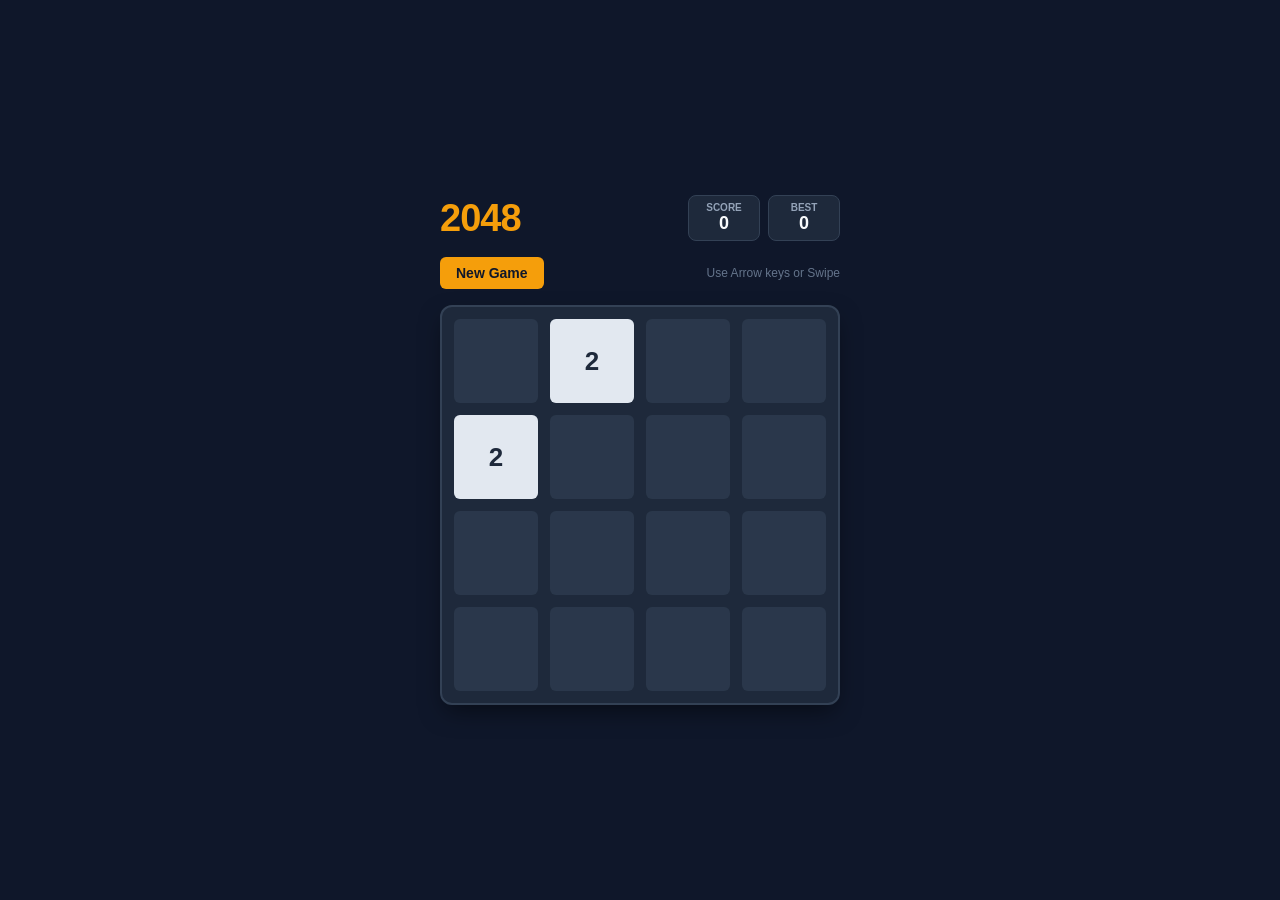
<file: public/games/2048.html>
<!DOCTYPE html>
<html lang="en">
<head>
  <meta charset="UTF-8">
  <meta name="viewport" content="width=device-width, initial-scale=1.0, user-scalable=no">
  <title>2048 Classic</title>
  <style>
    * { box-sizing: border-box; margin: 0; padding: 0; user-select: none; }
    body {
      background: #0f172a;
      color: #f8fafc;
      font-family: -apple-system, BlinkMacSystemFont, "Segoe UI", Roboto, Helvetica, Arial, sans-serif;
      display: flex;
      flex-direction: column;
      align-items: center;
      justify-content: center;
      min-height: 100vh;
      padding: 16px;
    }
    .header {
      width: 100%;
      max-width: 400px;
      display: flex;
      justify-content: space-between;
      align-items: center;
      margin-bottom: 16px;
    }
    .title {
      font-size: 38px;
      font-weight: 800;
      color: #f59e0b;
      letter-spacing: -1px;
    }
    .scores {
      display: flex;
      gap: 8px;
    }
    .score-box {
      background: #1e293b;
      padding: 6px 14px;
      border-radius: 8px;
      text-align: center;
      border: 1px solid #334155;
      min-width: 72px;
    }
    .score-label {
      font-size: 10px;
      text-transform: uppercase;
      color: #94a3b8;
      font-weight: 700;
    }
    .score-value {
      font-size: 18px;
      font-weight: 800;
      color: #f8fafc;
    }
    .controls-bar {
      width: 100%;
      max-width: 400px;
      display: flex;
      justify-content: space-between;
      align-items: center;
      margin-bottom: 16px;
    }
    .btn {
      background: #f59e0b;
      color: #0f172a;
      border: none;
      padding: 8px 16px;
      font-size: 14px;
      font-weight: 700;
      border-radius: 6px;
      cursor: pointer;
      transition: background 0.15s;
    }
    .btn:hover { background: #d97706; }
    .hint { font-size: 12px; color: #64748b; }
    .grid-container {
      position: relative;
      width: 100%;
      max-width: 400px;
      height: 400px;
      background: #1e293b;
      border-radius: 12px;
      padding: 12px;
      display: grid;
      grid-template-columns: repeat(4, 1fr);
      grid-template-rows: repeat(4, 1fr);
      gap: 12px;
      border: 2px solid #334155;
      box-shadow: 0 10px 25px -5px rgba(0, 0, 0, 0.5);
    }
    .cell {
      background: #334155;
      border-radius: 6px;
      opacity: 0.6;
    }
    .tile-container {
      position: absolute;
      top: 12px;
      left: 12px;
      right: 12px;
      bottom: 12px;
      pointer-events: none;
    }
    .tile {
      position: absolute;
      width: calc((100% - 36px) / 4);
      height: calc((100% - 36px) / 4);
      border-radius: 6px;
      display: flex;
      align-items: center;
      justify-content: center;
      font-size: 26px;
      font-weight: 800;
      transition: transform 100ms ease-in-out;
      animation: pop 150ms ease;
    }
    @keyframes pop {
      0% { transform: scale(0); }
      70% { transform: scale(1.1); }
      100% { transform: scale(1); }
    }
    .tile-2 { background: #e2e8f0; color: #1e293b; }
    .tile-4 { background: #cbd5e1; color: #1e293b; }
    .tile-8 { background: #fed7aa; color: #9a3412; }
    .tile-16 { background: #fdba74; color: #7c2d12; }
    .tile-32 { background: #fb923c; color: #fff; }
    .tile-64 { background: #f97316; color: #fff; }
    .tile-128 { background: #fde047; color: #713f12; font-size: 22px; }
    .tile-256 { background: #facc15; color: #713f12; font-size: 22px; }
    .tile-512 { background: #eab308; color: #fff; font-size: 22px; }
    .tile-1024 { background: #10b981; color: #fff; font-size: 18px; }
    .tile-2048 { background: #06b6d4; color: #fff; font-size: 18px; box-shadow: 0 0 15px rgba(6,182,212,0.6); }
    .tile-super { background: #8b5cf6; color: #fff; font-size: 16px; }

    .game-overlay {
      position: absolute;
      inset: 0;
      background: rgba(15, 23, 42, 0.88);
      border-radius: 12px;
      display: flex;
      flex-direction: column;
      align-items: center;
      justify-content: center;
      gap: 16px;
      z-index: 20;
      opacity: 0;
      pointer-events: none;
      transition: opacity 200ms;
    }
    .game-overlay.active {
      opacity: 1;
      pointer-events: auto;
    }
    .overlay-msg {
      font-size: 28px;
      font-weight: 800;
      color: #f8fafc;
    }
  </style>
</head>
<body>
  <div class="header">
    <div class="title">2048</div>
    <div class="scores">
      <div class="score-box">
        <div class="score-label">Score</div>
        <div id="score" class="score-value">0</div>
      </div>
      <div class="score-box">
        <div class="score-label">Best</div>
        <div id="best-score" class="score-value">0</div>
      </div>
    </div>
  </div>

  <div class="controls-bar">
    <button id="restart-btn" class="btn">New Game</button>
    <div class="hint">Use Arrow keys or Swipe</div>
  </div>

  <div class="grid-container" id="grid">
    <div class="cell"></div><div class="cell"></div><div class="cell"></div><div class="cell"></div>
    <div class="cell"></div><div class="cell"></div><div class="cell"></div><div class="cell"></div>
    <div class="cell"></div><div class="cell"></div><div class="cell"></div><div class="cell"></div>
    <div class="cell"></div><div class="cell"></div><div class="cell"></div><div class="cell"></div>
    <div class="tile-container" id="tile-container"></div>
    <div class="game-overlay" id="overlay">
      <div class="overlay-msg" id="overlay-msg">Game Over!</div>
      <button class="btn" id="overlay-restart">Try Again</button>
    </div>
  </div>

  <script>
    const SIZE = 4;
    let grid = Array(SIZE).fill(null).map(() => Array(SIZE).fill(0));
    let score = 0;
    let bestScore = parseInt(localStorage.getItem('2048_best') || '0', 10);
    document.getElementById('best-score').textContent = bestScore;

    const tileContainer = document.getElementById('tile-container');
    const overlay = document.getElementById('overlay');
    const overlayMsg = document.getElementById('overlay-msg');

    function init() {
      grid = Array(SIZE).fill(null).map(() => Array(SIZE).fill(0));
      score = 0;
      updateScore(0);
      overlay.classList.remove('active');
      addRandomTile();
      addRandomTile();
      render();
    }

    function addRandomTile() {
      const emptyCells = [];
      for (let r = 0; r < SIZE; r++) {
        for (let c = 0; c < SIZE; c++) {
          if (grid[r][c] === 0) emptyCells.push({ r, c });
        }
      }
      if (emptyCells.length === 0) return;
      const { r, c } = emptyCells[Math.floor(Math.random() * emptyCells.length)];
      grid[r][c] = Math.random() < 0.9 ? 2 : 4;
    }

    function updateScore(delta) {
      score += delta;
      document.getElementById('score').textContent = score;
      if (score > bestScore) {
        bestScore = score;
        localStorage.setItem('2048_best', bestScore);
        document.getElementById('best-score').textContent = bestScore;
      }
    }

    function render() {
      tileContainer.innerHTML = '';
      for (let r = 0; r < SIZE; r++) {
        for (let c = 0; c < SIZE; c++) {
          const val = grid[r][c];
          if (val > 0) {
            const tile = document.createElement('div');
            const cls = val <= 2048 ? `tile-${val}` : 'tile-super';
            tile.className = `tile ${cls}`;
            tile.textContent = val;
            const topPercent = (r * 25) + (r * 1.5);
            const leftPercent = (c * 25) + (c * 1.5);
            tile.style.top = `calc(${r} * (100% - 36px) / 4 + ${r * 12}px)`;
            tile.style.left = `calc(${c} * (100% - 36px) / 4 + ${c * 12}px)`;
            tileContainer.appendChild(tile);
          }
        }
      }
    }

    function slideRow(row) {
      let arr = row.filter(val => val !== 0);
      let gained = 0;
      for (let i = 0; i < arr.length - 1; i++) {
        if (arr[i] === arr[i + 1]) {
          arr[i] *= 2;
          gained += arr[i];
          arr.splice(i + 1, 1);
        }
      }
      while (arr.length < SIZE) {
        arr.push(0);
      }
      return { newRow: arr, gained };
    }

    function moveLeft() {
      let moved = false;
      let totalGained = 0;
      for (let r = 0; r < SIZE; r++) {
        const { newRow, gained } = slideRow(grid[r]);
        totalGained += gained;
        for (let c = 0; c < SIZE; c++) {
          if (grid[r][c] !== newRow[c]) moved = true;
          grid[r][c] = newRow[c];
        }
      }
      if (totalGained > 0) updateScore(totalGained);
      return moved;
    }

    function rotateClockwise() {
      const newGrid = Array(SIZE).fill(null).map(() => Array(SIZE).fill(0));
      for (let r = 0; r < SIZE; r++) {
        for (let c = 0; c < SIZE; c++) {
          newGrid[c][SIZE - 1 - r] = grid[r][c];
        }
      }
      grid = newGrid;
    }

    function move(dir) {
      let moved = false;
      if (dir === 'left') {
        moved = moveLeft();
      } else if (dir === 'up') {
        rotateClockwise(); rotateClockwise(); rotateClockwise();
        moved = moveLeft();
        rotateClockwise();
      } else if (dir === 'right') {
        rotateClockwise(); rotateClockwise();
        moved = moveLeft();
        rotateClockwise(); rotateClockwise();
      } else if (dir === 'down') {
        rotateClockwise();
        moved = moveLeft();
        rotateClockwise(); rotateClockwise(); rotateClockwise();
      }

      if (moved) {
        addRandomTile();
        render();
        if (isGameOver()) {
          overlayMsg.textContent = 'Game Over!';
          overlay.classList.add('active');
        }
      }
    }

    function isGameOver() {
      for (let r = 0; r < SIZE; r++) {
        for (let c = 0; c < SIZE; c++) {
          if (grid[r][c] === 0) return false;
          if (c < SIZE - 1 && grid[r][c] === grid[r][c + 1]) return false;
          if (r < SIZE - 1 && grid[r][c] === grid[r + 1][c]) return false;
        }
      }
      return true;
    }

    window.addEventListener('keydown', e => {
      if (['ArrowUp', 'KeyW'].includes(e.code)) { e.preventDefault(); move('up'); }
      else if (['ArrowDown', 'KeyS'].includes(e.code)) { e.preventDefault(); move('down'); }
      else if (['ArrowLeft', 'KeyA'].includes(e.code)) { e.preventDefault(); move('left'); }
      else if (['ArrowRight', 'KeyD'].includes(e.code)) { e.preventDefault(); move('right'); }
    });

    let touchStartX = 0, touchStartY = 0;
    document.addEventListener('touchstart', e => {
      touchStartX = e.changedTouches[0].screenX;
      touchStartY = e.changedTouches[0].screenY;
    }, { passive: true });

    document.addEventListener('touchend', e => {
      const dx = e.changedTouches[0].screenX - touchStartX;
      const dy = e.changedTouches[0].screenY - touchStartY;
      if (Math.abs(dx) > Math.abs(dy) && Math.abs(dx) > 30) {
        if (dx > 0) move('right'); else move('left');
      } else if (Math.abs(dy) > 30) {
        if (dy > 0) move('down'); else move('up');
      }
    }, { passive: true });

    document.getElementById('restart-btn').addEventListener('click', init);
    document.getElementById('overlay-restart').addEventListener('click', init);

    init();
  </script>
</body>
</html>
</file>
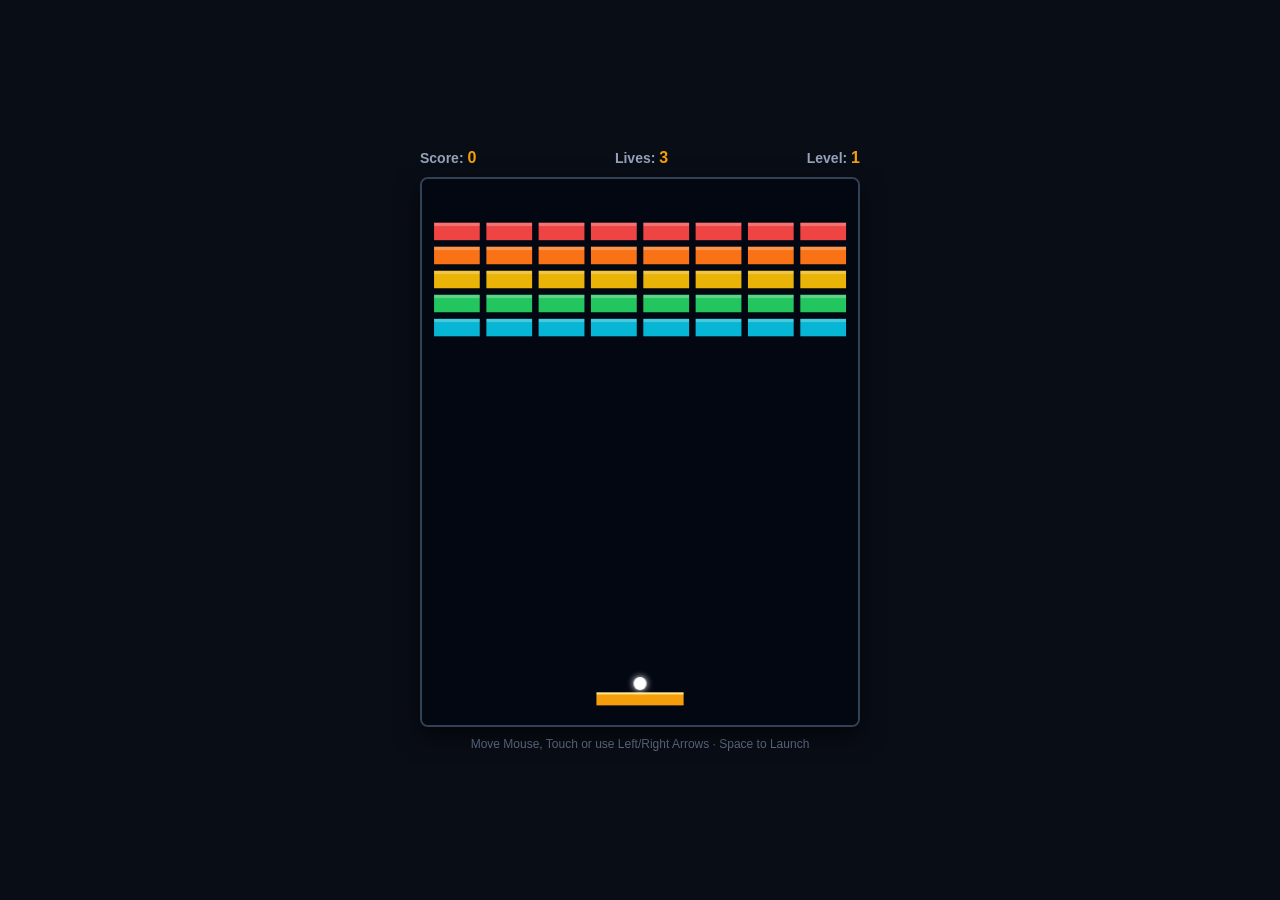
<file: public/games/breakout.html>
<!DOCTYPE html>
<html lang="en">
<head>
  <meta charset="UTF-8">
  <meta name="viewport" content="width=device-width, initial-scale=1.0, user-scalable=no">
  <title>Brick Breaker DX</title>
  <style>
    * { box-sizing: border-box; margin: 0; padding: 0; user-select: none; }
    body {
      background: #090d16;
      color: #f8fafc;
      font-family: -apple-system, BlinkMacSystemFont, "Segoe UI", Roboto, sans-serif;
      display: flex;
      flex-direction: column;
      align-items: center;
      justify-content: center;
      min-height: 100vh;
      padding: 12px;
    }
    .hud {
      width: 100%;
      max-width: 440px;
      display: flex;
      justify-content: space-between;
      margin-bottom: 10px;
      font-weight: 700;
      font-size: 14px;
      color: #94a3b8;
    }
    .hud span { color: #f59e0b; font-size: 16px; }
    .game-container {
      position: relative;
      width: 100%;
      max-width: 440px;
      aspect-ratio: 4/5;
      border: 2px solid #334155;
      border-radius: 8px;
      overflow: hidden;
      background: #030712;
      box-shadow: 0 10px 25px rgba(0,0,0,0.6);
    }
    canvas { width: 100%; height: 100%; display: block; }
    .overlay {
      position: absolute;
      inset: 0;
      background: rgba(3, 7, 18, 0.88);
      display: flex;
      flex-direction: column;
      align-items: center;
      justify-content: center;
      gap: 16px;
      opacity: 0;
      pointer-events: none;
      transition: opacity 0.2s;
    }
    .overlay.active { opacity: 1; pointer-events: auto; }
    .btn {
      background: #f59e0b;
      color: #030712;
      border: none;
      padding: 10px 22px;
      font-size: 14px;
      font-weight: 800;
      border-radius: 6px;
      cursor: pointer;
    }
    .btn:hover { background: #d97706; }
    .hint { margin-top: 10px; font-size: 12px; color: #64748b; }
  </style>
</head>
<body>
  <div class="hud">
    <div>Score: <span id="score">0</span></div>
    <div>Lives: <span id="lives">3</span></div>
    <div>Level: <span id="level">1</span></div>
  </div>

  <div class="game-container" id="container">
    <canvas id="canvas" width="400" height="500"></canvas>
    <div class="overlay" id="overlay">
      <h2 id="overlay-msg" style="font-size: 26px; color: #ef4444; font-weight: 800;">GAME OVER</h2>
      <button class="btn" id="start-btn">PLAY AGAIN</button>
    </div>
  </div>

  <div class="hint">Move Mouse, Touch or use Left/Right Arrows · Space to Launch</div>

  <script>
    const canvas = document.getElementById('canvas');
    const ctx = canvas.getContext('2d');
    const scoreEl = document.getElementById('score');
    const livesEl = document.getElementById('lives');
    const levelEl = document.getElementById('level');
    const overlay = document.getElementById('overlay');
    const overlayMsg = document.getElementById('overlay-msg');
    const startBtn = document.getElementById('start-btn');

    let paddle = { x: 160, y: 470, w: 80, h: 12, speed: 7 };
    let ball = { x: 200, y: 450, vx: 0, vy: 0, r: 6, stuck: true };
    let bricks = [];
    let particles = [];
    let score = 0;
    let lives = 3;
    let level = 1;
    let isGameOver = false;

    const COLORS = ['#ef4444', '#f97316', '#eab308', '#22c55e', '#06b6d4'];

    const audioCtx = new (window.AudioContext || window.webkitAudioContext)();
    function sfx(freq, dur = 0.05, type = 'square') {
      try {
        if (audioCtx.state === 'suspended') audioCtx.resume();
        const o = audioCtx.createOscillator();
        const g = audioCtx.createGain();
        o.type = type;
        o.frequency.setValueAtTime(freq, audioCtx.currentTime);
        g.gain.setValueAtTime(0.06, audioCtx.currentTime);
        g.gain.exponentialRampToValueAtTime(0.001, audioCtx.currentTime + dur);
        o.connect(g);
        g.connect(audioCtx.destination);
        o.start();
        o.stop(audioCtx.currentTime + dur);
      } catch (e) {}
    }

    function createBricks() {
      bricks = [];
      const rows = 5;
      const cols = 8;
      const bw = 42;
      const bh = 16;
      const pad = 6;
      const offsetTop = 40;
      const offsetLeft = 11;

      for (let r = 0; r < rows; r++) {
        for (let c = 0; c < cols; c++) {
          bricks.push({
            x: offsetLeft + c * (bw + pad),
            y: offsetTop + r * (bh + pad),
            w: bw,
            h: bh,
            color: COLORS[r % COLORS.length],
            points: (rows - r) * 10
          });
        }
      }
    }

    function resetBall() {
      ball.stuck = true;
      ball.vx = 0;
      ball.vy = 0;
      ball.x = paddle.x + paddle.w / 2;
      ball.y = paddle.y - ball.r - 2;
    }

    function launch() {
      if (ball.stuck) {
        ball.stuck = false;
        ball.vx = (Math.random() - 0.5) * 4;
        ball.vy = -5.5 - level * 0.5;
        sfx(400);
      }
    }

    function reset() {
      score = 0;
      lives = 3;
      level = 1;
      isGameOver = false;
      scoreEl.textContent = '0';
      livesEl.textContent = '3';
      levelEl.textContent = '1';
      overlay.classList.remove('active');
      createBricks();
      paddle.x = (canvas.width - paddle.w) / 2;
      resetBall();
    }

    function addExplosion(x, y, color) {
      for (let i = 0; i < 8; i++) {
        particles.push({
          x, y,
          vx: (Math.random() - 0.5) * 5,
          vy: (Math.random() - 0.5) * 5,
          color,
          alpha: 1,
          size: Math.random() * 3 + 2
        });
      }
    }

    function update() {
      if (isGameOver) return;

      if (ball.stuck) {
        ball.x = paddle.x + paddle.w / 2;
        ball.y = paddle.y - ball.r - 2;
      } else {
        ball.x += ball.vx;
        ball.y += ball.vy;

        // Wall collisions
        if (ball.x - ball.r <= 0) {
          ball.x = ball.r;
          ball.vx *= -1;
          sfx(300);
        } else if (ball.x + ball.r >= canvas.width) {
          ball.x = canvas.width - ball.r;
          ball.vx *= -1;
          sfx(300);
        }

        if (ball.y - ball.r <= 0) {
          ball.y = ball.r;
          ball.vy *= -1;
          sfx(300);
        } else if (ball.y + ball.r >= canvas.height) {
          // Bottom death
          lives--;
          livesEl.textContent = lives;
          sfx(150, 0.2, 'sawtooth');
          if (lives <= 0) {
            isGameOver = true;
            overlayMsg.textContent = 'GAME OVER';
            overlay.classList.add('active');
            return;
          } else {
            resetBall();
          }
        }

        // Paddle collision
        if (
          ball.y + ball.r >= paddle.y &&
          ball.y - ball.r <= paddle.y + paddle.h &&
          ball.x >= paddle.x &&
          ball.x <= paddle.x + paddle.w
        ) {
          ball.vy = -Math.abs(ball.vy);
          // Angle based on hit point
          const hit = (ball.x - (paddle.x + paddle.w / 2)) / (paddle.w / 2);
          ball.vx = hit * 6;
          sfx(480, 0.06, 'triangle');
        }

        // Bricks collision
        for (let i = bricks.length - 1; i >= 0; i--) {
          const b = bricks[i];
          if (
            ball.x + ball.r >= b.x &&
            ball.x - ball.r <= b.x + b.w &&
            ball.y + ball.r >= b.y &&
            ball.y - ball.r <= b.y + b.h
          ) {
            ball.vy *= -1;
            score += b.points;
            scoreEl.textContent = score;
            sfx(520 + (score % 200), 0.08);
            addExplosion(b.x + b.w / 2, b.y + b.h / 2, b.color);
            bricks.splice(i, 1);
            break;
          }
        }

        // Level clear
        if (bricks.length === 0) {
          level++;
          levelEl.textContent = level;
          sfx(880, 0.2, 'sine');
          createBricks();
          resetBall();
        }
      }

      // Update particles
      for (let i = particles.length - 1; i >= 0; i--) {
        const p = particles[i];
        p.x += p.vx;
        p.y += p.vy;
        p.alpha -= 0.04;
        if (p.alpha <= 0) particles.splice(i, 1);
      }

      draw();
      requestAnimationFrame(update);
    }

    function draw() {
      ctx.fillStyle = '#030712';
      ctx.fillRect(0, 0, canvas.width, canvas.height);

      // Bricks
      bricks.forEach(b => {
        ctx.fillStyle = b.color;
        ctx.fillRect(b.x, b.y, b.w, b.h);
        ctx.fillStyle = 'rgba(255, 255, 255, 0.25)';
        ctx.fillRect(b.x, b.y, b.w, 3);
      });

      // Paddle
      ctx.fillStyle = '#f59e0b';
      ctx.fillRect(paddle.x, paddle.y, paddle.w, paddle.h);
      ctx.fillStyle = '#fde68a';
      ctx.fillRect(paddle.x, paddle.y, paddle.w, 2);

      // Ball
      ctx.fillStyle = '#ffffff';
      ctx.shadowColor = '#ffffff';
      ctx.shadowBlur = 6;
      ctx.beginPath();
      ctx.arc(ball.x, ball.y, ball.r, 0, Math.PI * 2);
      ctx.fill();
      ctx.shadowBlur = 0;

      // Particles
      particles.forEach(p => {
        ctx.fillStyle = p.color;
        ctx.globalAlpha = p.alpha;
        ctx.fillRect(p.x, p.y, p.size, p.size);
      });
      ctx.globalAlpha = 1;
    }

    // Keyboard & Mouse controls
    let keys = {};
    window.addEventListener('keydown', e => {
      keys[e.code] = true;
      if (e.code === 'Space') {
        e.preventDefault();
        launch();
      }
    });
    window.addEventListener('keyup', e => { keys[e.code] = false; });

    function handleKeys() {
      if (keys['ArrowLeft'] || keys['KeyA']) {
        paddle.x = Math.max(0, paddle.x - paddle.speed);
      }
      if (keys['ArrowRight'] || keys['KeyD']) {
        paddle.x = Math.min(canvas.width - paddle.w, paddle.x + paddle.speed);
      }
      requestAnimationFrame(handleKeys);
    }
    handleKeys();

    canvas.addEventListener('mousemove', e => {
      const rect = canvas.getBoundingClientRect();
      const scaleX = canvas.width / rect.width;
      const mouseX = (e.clientX - rect.left) * scaleX;
      paddle.x = Math.max(0, Math.min(canvas.width - paddle.w, mouseX - paddle.w / 2));
    });

    canvas.addEventListener('touchmove', e => {
      e.preventDefault();
      const rect = canvas.getBoundingClientRect();
      const scaleX = canvas.width / rect.width;
      const touchX = (e.touches[0].clientX - rect.left) * scaleX;
      paddle.x = Math.max(0, Math.min(canvas.width - paddle.w, touchX - paddle.w / 2));
    }, { passive: false });

    canvas.addEventListener('click', launch);
    startBtn.addEventListener('click', () => { reset(); update(); });

    reset();
    update();
  </script>
</body>
</html>
</file>
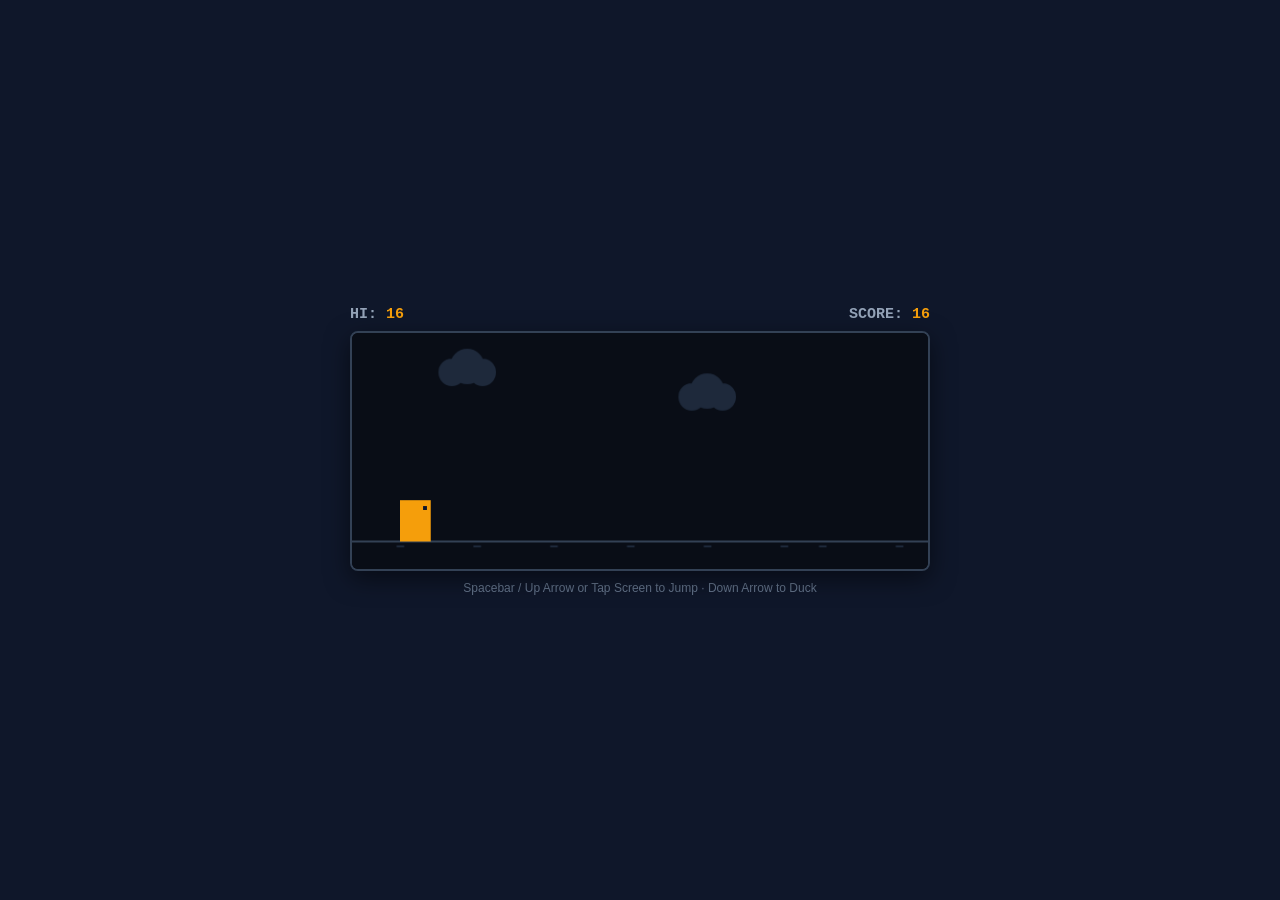
<file: public/games/dino.html>
<!DOCTYPE html>
<html lang="en">
<head>
  <meta charset="UTF-8">
  <meta name="viewport" content="width=device-width, initial-scale=1.0, user-scalable=no">
  <title>Dino T-Rex Runner</title>
  <style>
    * { box-sizing: border-box; margin: 0; padding: 0; user-select: none; }
    body {
      background: #0f172a;
      color: #f8fafc;
      font-family: -apple-system, BlinkMacSystemFont, "Segoe UI", Roboto, sans-serif;
      display: flex;
      flex-direction: column;
      align-items: center;
      justify-content: center;
      min-height: 100vh;
      padding: 12px;
    }
    .hud {
      width: 100%;
      max-width: 580px;
      display: flex;
      justify-content: space-between;
      margin-bottom: 8px;
      font-size: 15px;
      font-family: 'Courier New', Courier, monospace;
      font-weight: bold;
      color: #94a3b8;
    }
    .hud span { color: #f59e0b; }
    .screen {
      position: relative;
      width: 100%;
      max-width: 580px;
      height: 240px;
      border: 2px solid #334155;
      border-radius: 8px;
      overflow: hidden;
      background: #090d16;
      box-shadow: 0 8px 25px rgba(0,0,0,0.5);
    }
    canvas { width: 100%; height: 100%; display: block; }
    .overlay {
      position: absolute;
      inset: 0;
      background: rgba(9, 13, 22, 0.85);
      display: flex;
      flex-direction: column;
      align-items: center;
      justify-content: center;
      gap: 12px;
      opacity: 0;
      pointer-events: none;
      transition: opacity 0.2s;
    }
    .overlay.active { opacity: 1; pointer-events: auto; }
    .btn {
      background: #f59e0b;
      color: #0f172a;
      border: none;
      padding: 8px 20px;
      font-size: 14px;
      font-weight: bold;
      border-radius: 4px;
      cursor: pointer;
    }
    .btn:hover { background: #d97706; }
    .hint { margin-top: 10px; font-size: 12px; color: #64748b; }
  </style>
</head>
<body>
  <div class="hud">
    <div>HI: <span id="best">0</span></div>
    <div>SCORE: <span id="score">0</span></div>
  </div>

  <div class="screen">
    <canvas id="canvas" width="600" height="240"></canvas>
    <div class="overlay" id="overlay">
      <h2 style="color: #ef4444; font-size: 22px; font-weight: 800;">GAME OVER</h2>
      <button class="btn" id="start-btn">RETRY</button>
    </div>
  </div>

  <div class="hint">Spacebar / Up Arrow or Tap Screen to Jump · Down Arrow to Duck</div>

  <script>
    const canvas = document.getElementById('canvas');
    const ctx = canvas.getContext('2d');
    const scoreEl = document.getElementById('score');
    const bestEl = document.getElementById('best');
    const overlay = document.getElementById('overlay');
    const startBtn = document.getElementById('start-btn');

    let dino = { x: 50, y: 170, vy: 0, w: 32, h: 42, isJumping: false, isDucking: false };
    const GROUND_Y = 212;
    let obstacles = [];
    let clouds = [];
    let score = 0;
    let best = parseInt(localStorage.getItem('dino_best') || '0', 10);
    bestEl.textContent = best;
    let speed = 6;
    let isGameOver = false;
    let timer = 0;

    const audioCtx = new (window.AudioContext || window.webkitAudioContext)();
    function beep(freq, dur = 0.05) {
      try {
        if (audioCtx.state === 'suspended') audioCtx.resume();
        const o = audioCtx.createOscillator();
        const g = audioCtx.createGain();
        o.type = 'square';
        o.frequency.setValueAtTime(freq, audioCtx.currentTime);
        g.gain.setValueAtTime(0.06, audioCtx.currentTime);
        g.gain.exponentialRampToValueAtTime(0.001, audioCtx.currentTime + dur);
        o.connect(g);
        g.connect(audioCtx.destination);
        o.start();
        o.stop(audioCtx.currentTime + dur);
      } catch (e) {}
    }

    function reset() {
      dino = { x: 50, y: GROUND_Y - 42, vy: 0, w: 32, h: 42, isJumping: false, isDucking: false };
      obstacles = [];
      clouds = [{ x: 200, y: 40 }, { x: 450, y: 65 }];
      score = 0;
      speed = 6;
      isGameOver = false;
      overlay.classList.remove('active');
    }

    function jump() {
      if (!dino.isJumping && !isGameOver) {
        dino.vy = -12.5;
        dino.isJumping = true;
        beep(587, 0.08);
      }
    }

    function update() {
      if (isGameOver) return;
      timer++;
      score++;
      scoreEl.textContent = Math.floor(score / 4);

      if (Math.floor(score / 4) > best) {
        best = Math.floor(score / 4);
        localStorage.setItem('dino_best', best);
        bestEl.textContent = best;
      }

      // Accelerate
      if (timer % 300 === 0 && speed < 14) {
        speed += 0.5;
      }

      // Dino physics
      dino.vy += 0.72;
      dino.y += dino.vy;

      const currentH = dino.isDucking ? 26 : 42;
      if (dino.y + currentH >= GROUND_Y) {
        dino.y = GROUND_Y - currentH;
        dino.vy = 0;
        dino.isJumping = false;
      }

      // Clouds
      clouds.forEach(c => {
        c.x -= speed * 0.25;
        if (c.x < -60) {
          c.x = canvas.width + Math.random() * 80;
          c.y = 30 + Math.random() * 50;
        }
      });

      // Spawn obstacle
      if (timer % 90 === 0 && Math.random() < 0.8) {
        const isBird = score > 600 && Math.random() < 0.35;
        if (isBird) {
          obstacles.push({ x: canvas.width, y: GROUND_Y - 50, w: 26, h: 20, type: 'bird' });
        } else {
          const type = Math.random() < 0.5 ? 'small' : 'large';
          const h = type === 'small' ? 32 : 46;
          const w = type === 'small' ? 18 : 28;
          obstacles.push({ x: canvas.width, y: GROUND_Y - h, w, h, type: 'cactus' });
        }
      }

      // Move obstacles & detect collision
      for (let i = obstacles.length - 1; i >= 0; i--) {
        const ob = obstacles[i];
        ob.x -= speed;

        // Collision check
        const dBox = { l: dino.x + 4, r: dino.x + dino.w - 4, t: dino.y + 4, b: dino.y + currentH };
        const oBox = { l: ob.x + 3, r: ob.x + ob.w - 3, t: ob.y + 3, b: ob.y + ob.h };

        if (dBox.r > oBox.l && dBox.l < oBox.r && dBox.b > oBox.t && dBox.t < oBox.b) {
          isGameOver = true;
          beep(180, 0.3);
          overlay.classList.add('active');
          return;
        }

        if (ob.x < -40) {
          obstacles.splice(i, 1);
        }
      }

      draw();
      requestAnimationFrame(update);
    }

    function draw() {
      ctx.fillStyle = '#090d16';
      ctx.fillRect(0, 0, canvas.width, canvas.height);

      // Clouds
      ctx.fillStyle = '#1e293b';
      clouds.forEach(c => {
        ctx.beginPath();
        ctx.arc(c.x, c.y, 14, 0, Math.PI * 2);
        ctx.arc(c.x + 16, c.y - 6, 18, 0, Math.PI * 2);
        ctx.arc(c.x + 32, c.y, 14, 0, Math.PI * 2);
        ctx.fill();
      });

      // Ground line
      ctx.strokeStyle = '#334155';
      ctx.lineWidth = 2;
      ctx.beginPath();
      ctx.moveTo(0, GROUND_Y);
      ctx.lineTo(canvas.width, GROUND_Y);
      ctx.stroke();

      // Ground bumps
      ctx.fillStyle = '#1e293b';
      for (let i = 0; i < 8; i++) {
        const gx = (i * 80 + (timer * speed * 0.4)) % canvas.width;
        ctx.fillRect(canvas.width - gx, GROUND_Y + 4, 8, 2);
      }

      // Obstacles
      obstacles.forEach(ob => {
        if (ob.type === 'cactus') {
          ctx.fillStyle = '#10b981';
          ctx.fillRect(ob.x, ob.y, ob.w, ob.h);
          ctx.fillRect(ob.x - 4, ob.y + 10, 4, 10);
          ctx.fillRect(ob.x + ob.w, ob.y + 14, 4, 10);
        } else {
          ctx.fillStyle = '#f43f5e';
          ctx.fillRect(ob.x, ob.y, ob.w, ob.h);
        }
      });

      // Dino
      ctx.fillStyle = '#f59e0b';
      const curH = dino.isDucking ? 26 : 42;
      ctx.fillRect(dino.x, dino.y, dino.w, curH);

      // Eye
      ctx.fillStyle = '#0f172a';
      ctx.fillRect(dino.x + dino.w - 8, dino.y + 6, 4, 4);
    }

    window.addEventListener('keydown', e => {
      if (e.code === 'Space' || e.code === 'ArrowUp') {
        e.preventDefault();
        if (isGameOver) reset(); else jump();
      } else if (e.code === 'ArrowDown') {
        dino.isDucking = true;
      }
    });

    window.addEventListener('keyup', e => {
      if (e.code === 'ArrowDown') dino.isDucking = false;
    });

    canvas.addEventListener('pointerdown', e => {
      e.preventDefault();
      if (isGameOver) reset(); else jump();
    });

    startBtn.addEventListener('click', () => { reset(); update(); });

    reset();
    update();
  </script>
</body>
</html>
</file>
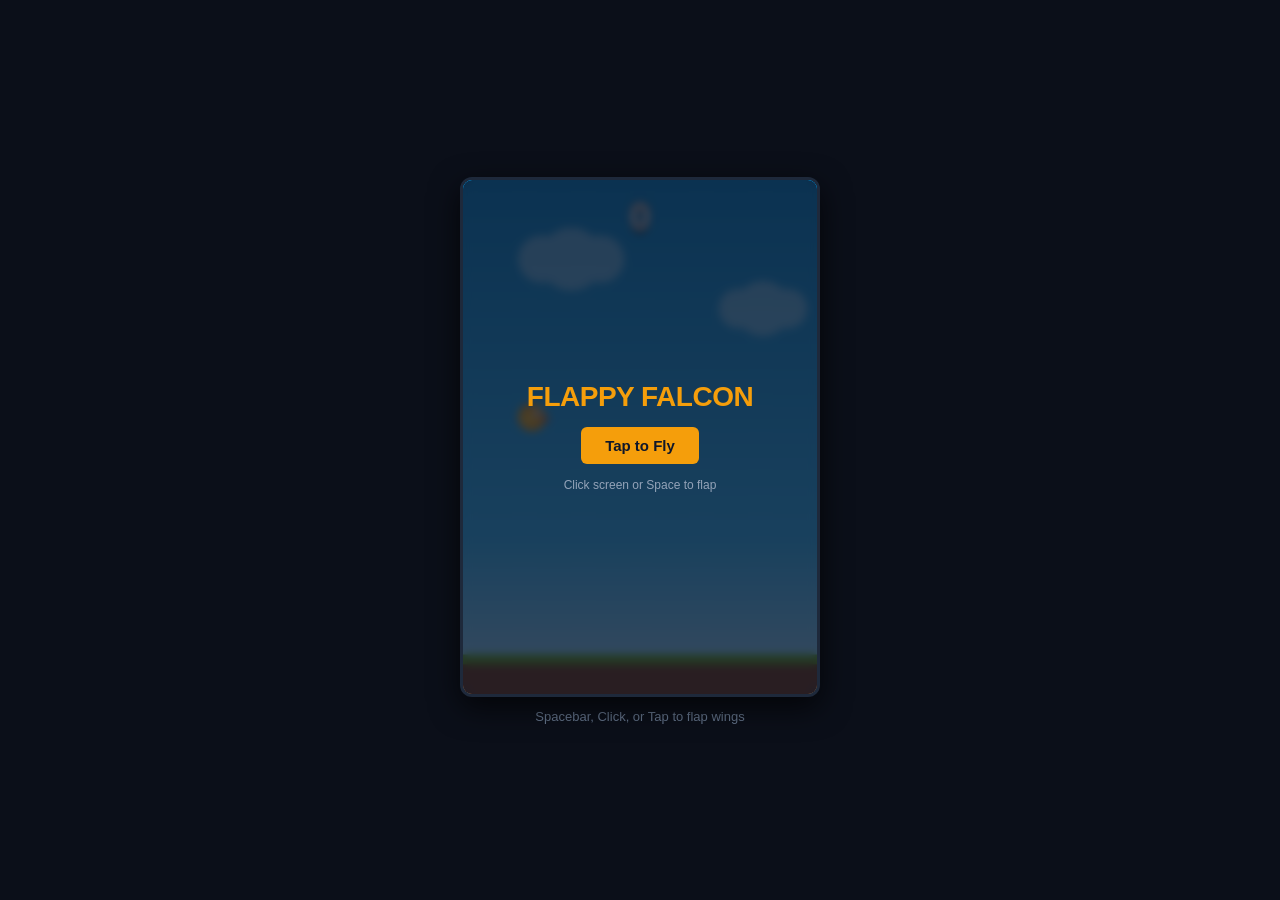
<file: public/games/flappy.html>
<!DOCTYPE html>
<html lang="en">
<head>
  <meta charset="UTF-8">
  <meta name="viewport" content="width=device-width, initial-scale=1.0, user-scalable=no">
  <title>Flappy Falcon</title>
  <style>
    * { box-sizing: border-box; margin: 0; padding: 0; user-select: none; }
    body {
      background: #0b0f19;
      color: #f8fafc;
      font-family: -apple-system, BlinkMacSystemFont, "Segoe UI", Roboto, sans-serif;
      display: flex;
      flex-direction: column;
      align-items: center;
      justify-content: center;
      min-height: 100vh;
      padding: 16px;
    }
    .game-box {
      position: relative;
      width: 100%;
      max-width: 360px;
      height: 520px;
      border: 3px solid #1e293b;
      border-radius: 12px;
      overflow: hidden;
      box-shadow: 0 10px 30px rgba(0,0,0,0.7);
      background: #0284c7;
    }
    canvas {
      display: block;
      width: 100%;
      height: 100%;
    }
    .hud-score {
      position: absolute;
      top: 16px;
      left: 50%;
      transform: translateX(-50%);
      font-size: 38px;
      font-weight: 900;
      color: #fff;
      text-shadow: 0 3px 0 #000, -1px -1px 0 #000, 1px -1px 0 #000, -1px 1px 0 #000, 1px 1px 0 #000;
      z-index: 10;
      pointer-events: none;
    }
    .screen-overlay {
      position: absolute;
      inset: 0;
      background: rgba(15, 23, 42, 0.75);
      backdrop-filter: blur(4px);
      display: flex;
      flex-direction: column;
      align-items: center;
      justify-content: center;
      gap: 14px;
      z-index: 20;
    }
    .screen-overlay.hidden { display: none; }
    .title {
      font-size: 28px;
      font-weight: 800;
      color: #f59e0b;
      text-transform: uppercase;
      letter-spacing: -0.5px;
    }
    .score-card {
      background: #1e293b;
      border: 1px solid #334155;
      border-radius: 8px;
      padding: 12px 24px;
      text-align: center;
      display: flex;
      gap: 20px;
    }
    .score-card div {
      font-size: 11px;
      color: #94a3b8;
      text-transform: uppercase;
      font-weight: 700;
    }
    .score-card span {
      display: block;
      font-size: 24px;
      font-weight: 800;
      color: #f8fafc;
      margin-top: 2px;
    }
    .btn {
      background: #f59e0b;
      color: #0f172a;
      border: none;
      padding: 10px 24px;
      font-size: 15px;
      font-weight: 700;
      border-radius: 6px;
      cursor: pointer;
    }
    .btn:hover { background: #d97706; }
    .hint {
      margin-top: 12px;
      font-size: 13px;
      color: #64748b;
    }
  </style>
</head>
<body>
  <div class="game-box" id="game-box">
    <div class="hud-score" id="hud-score">0</div>
    <canvas id="canvas" width="360" height="520"></canvas>
    <div class="screen-overlay" id="overlay">
      <div class="title" id="overlay-title">Flappy Falcon</div>
      <div class="score-card" id="score-card" style="display: none;">
        <div>Score<span id="final-score">0</span></div>
        <div>Best<span id="best-score">0</span></div>
      </div>
      <button class="btn" id="play-btn">Tap to Fly</button>
      <div style="font-size: 12px; color: #94a3b8;">Click screen or Space to flap</div>
    </div>
  </div>
  <div class="hint">Spacebar, Click, or Tap to flap wings</div>

  <script>
    const canvas = document.getElementById('canvas');
    const ctx = canvas.getContext('2d');
    const hudScore = document.getElementById('hud-score');
    const overlay = document.getElementById('overlay');
    const overlayTitle = document.getElementById('overlay-title');
    const scoreCard = document.getElementById('score-card');
    const finalScore = document.getElementById('final-score');
    const bestScoreEl = document.getElementById('best-score');
    const playBtn = document.getElementById('play-btn');

    let state = 'START'; // START, PLAYING, GAMEOVER
    let bird = { x: 70, y: 240, vy: 0, radius: 14, angle: 0 };
    let pipes = [];
    let score = 0;
    let best = parseInt(localStorage.getItem('flappy_best') || '0', 10);
    bestScoreEl.textContent = best;
    let frames = 0;

    const GRAVITY = 0.38;
    const JUMP = -6.8;
    const GAP = 118;
    const SPEED = 2.4;

    const audioCtx = new (window.AudioContext || window.webkitAudioContext)();
    function sfx(freq, type = 'sine', duration = 0.08) {
      try {
        if (audioCtx.state === 'suspended') audioCtx.resume();
        const osc = audioCtx.createOscillator();
        const gain = audioCtx.createGain();
        osc.type = type;
        osc.frequency.setValueAtTime(freq, audioCtx.currentTime);
        gain.gain.setValueAtTime(0.08, audioCtx.currentTime);
        gain.gain.linearRampToValueAtTime(0.001, audioCtx.currentTime + duration);
        osc.connect(gain);
        gain.connect(audioCtx.destination);
        osc.start();
        osc.stop(audioCtx.currentTime + duration);
      } catch (e) {}
    }

    function flap() {
      if (state === 'START') {
        state = 'PLAYING';
        overlay.classList.add('hidden');
        bird.vy = JUMP;
        sfx(440, 'triangle');
      } else if (state === 'PLAYING') {
        bird.vy = JUMP;
        sfx(440, 'triangle');
      } else if (state === 'GAMEOVER') {
        reset();
      }
    }

    function reset() {
      bird = { x: 70, y: 240, vy: 0, radius: 14, angle: 0 };
      pipes = [];
      score = 0;
      frames = 0;
      hudScore.textContent = '0';
      state = 'PLAYING';
      overlay.classList.add('hidden');
    }

    function gameOver() {
      state = 'GAMEOVER';
      sfx(160, 'sawtooth', 0.25);
      if (score > best) {
        best = score;
        localStorage.setItem('flappy_best', best);
        bestScoreEl.textContent = best;
      }
      finalScore.textContent = score;
      overlayTitle.textContent = 'GAME OVER';
      scoreCard.style.display = 'flex';
      playBtn.textContent = 'PLAY AGAIN';
      overlay.classList.remove('hidden');
    }

    function update() {
      frames++;

      if (state === 'PLAYING') {
        bird.vy += GRAVITY;
        bird.y += bird.vy;
        bird.angle = Math.min(Math.PI / 4, Math.max(-Math.PI / 6, (bird.vy * 0.08)));

        // Spawn pipes
        if (frames % 85 === 0) {
          const topH = Math.floor(Math.random() * (canvas.height - GAP - 120)) + 40;
          pipes.push({ x: canvas.width, top: topH, passed: false });
        }

        // Pipe collisions and movement
        for (let i = pipes.length - 1; i >= 0; i--) {
          const p = pipes[i];
          p.x -= SPEED;

          // Score
          if (!p.passed && p.x + 50 < bird.x) {
            p.passed = true;
            score++;
            hudScore.textContent = score;
            sfx(620, 'sine', 0.1);
          }

          // Collision
          const birdBox = { l: bird.x - bird.radius, r: bird.x + bird.radius, t: bird.y - bird.radius, b: bird.y + bird.radius };
          const pBox = { l: p.x, r: p.x + 52 };
          if (birdBox.r > pBox.l && birdBox.l < pBox.r) {
            if (birdBox.t < p.top || birdBox.b > p.top + GAP) {
              gameOver();
              return;
            }
          }

          if (p.x < -60) {
            pipes.splice(i, 1);
          }
        }

        // Floor / Ceiling collision
        if (bird.y + bird.radius >= canvas.height - 40 || bird.y - bird.radius <= 0) {
          gameOver();
          return;
        }
      }

      draw();
      requestAnimationFrame(update);
    }

    function draw() {
      // Sky gradient
      const sky = ctx.createLinearGradient(0, 0, 0, canvas.height);
      sky.addColorStop(0, '#0284c7');
      sky.addColorStop(0.7, '#38bdf8');
      sky.addColorStop(1, '#bae6fd');
      ctx.fillStyle = sky;
      ctx.fillRect(0, 0, canvas.width, canvas.height);

      // Clouds
      ctx.fillStyle = 'rgba(255, 255, 255, 0.4)';
      ctx.beginPath();
      ctx.arc(80, 80, 24, 0, Math.PI * 2);
      ctx.arc(110, 80, 32, 0, Math.PI * 2);
      ctx.arc(140, 80, 24, 0, Math.PI * 2);
      ctx.fill();

      ctx.beginPath();
      ctx.arc(280, 130, 20, 0, Math.PI * 2);
      ctx.arc(305, 130, 28, 0, Math.PI * 2);
      ctx.arc(330, 130, 20, 0, Math.PI * 2);
      ctx.fill();

      // Pipes
      pipes.forEach(p => {
        // Top pipe
        ctx.fillStyle = '#16a34a';
        ctx.fillRect(p.x, 0, 52, p.top);
        ctx.fillStyle = '#15803d';
        ctx.fillRect(p.x - 3, p.top - 20, 58, 20);

        // Bottom pipe
        const bTop = p.top + GAP;
        const bHeight = canvas.height - bTop - 40;
        ctx.fillStyle = '#16a34a';
        ctx.fillRect(p.x, bTop, 52, bHeight);
        ctx.fillStyle = '#15803d';
        ctx.fillRect(p.x - 3, bTop, 58, 20);
      });

      // Ground
      ctx.fillStyle = '#65a30d';
      ctx.fillRect(0, canvas.height - 40, canvas.width, 10);
      ctx.fillStyle = '#78350f';
      ctx.fillRect(0, canvas.height - 30, canvas.width, 30);

      // Bird
      ctx.save();
      ctx.translate(bird.x, bird.y);
      ctx.rotate(bird.angle);

      // Body
      ctx.fillStyle = '#f59e0b';
      ctx.beginPath();
      ctx.arc(0, 0, bird.radius, 0, Math.PI * 2);
      ctx.fill();

      // Wing
      ctx.fillStyle = '#fbbf24';
      ctx.beginPath();
      ctx.ellipse(-4, 2, 7, 5, Math.PI / 8, 0, Math.PI * 2);
      ctx.fill();

      // Eye
      ctx.fillStyle = '#fff';
      ctx.beginPath();
      ctx.arc(6, -4, 4, 0, Math.PI * 2);
      ctx.fill();
      ctx.fillStyle = '#0f172a';
      ctx.beginPath();
      ctx.arc(7, -4, 2, 0, Math.PI * 2);
      ctx.fill();

      // Beak
      ctx.fillStyle = '#ea580c';
      ctx.beginPath();
      ctx.moveTo(11, -2);
      ctx.lineTo(19, 2);
      ctx.lineTo(11, 6);
      ctx.closePath();
      ctx.fill();

      ctx.restore();
    }

    window.addEventListener('keydown', e => {
      if (e.code === 'Space' || e.code === 'ArrowUp') {
        e.preventDefault();
        flap();
      }
    });

    canvas.addEventListener('pointerdown', e => {
      e.preventDefault();
      flap();
    });

    playBtn.addEventListener('click', () => {
      if (state === 'START') {
        flap();
      } else if (state === 'GAMEOVER') {
        reset();
      }
    });

    update();
  </script>
</body>
</html>
</file>
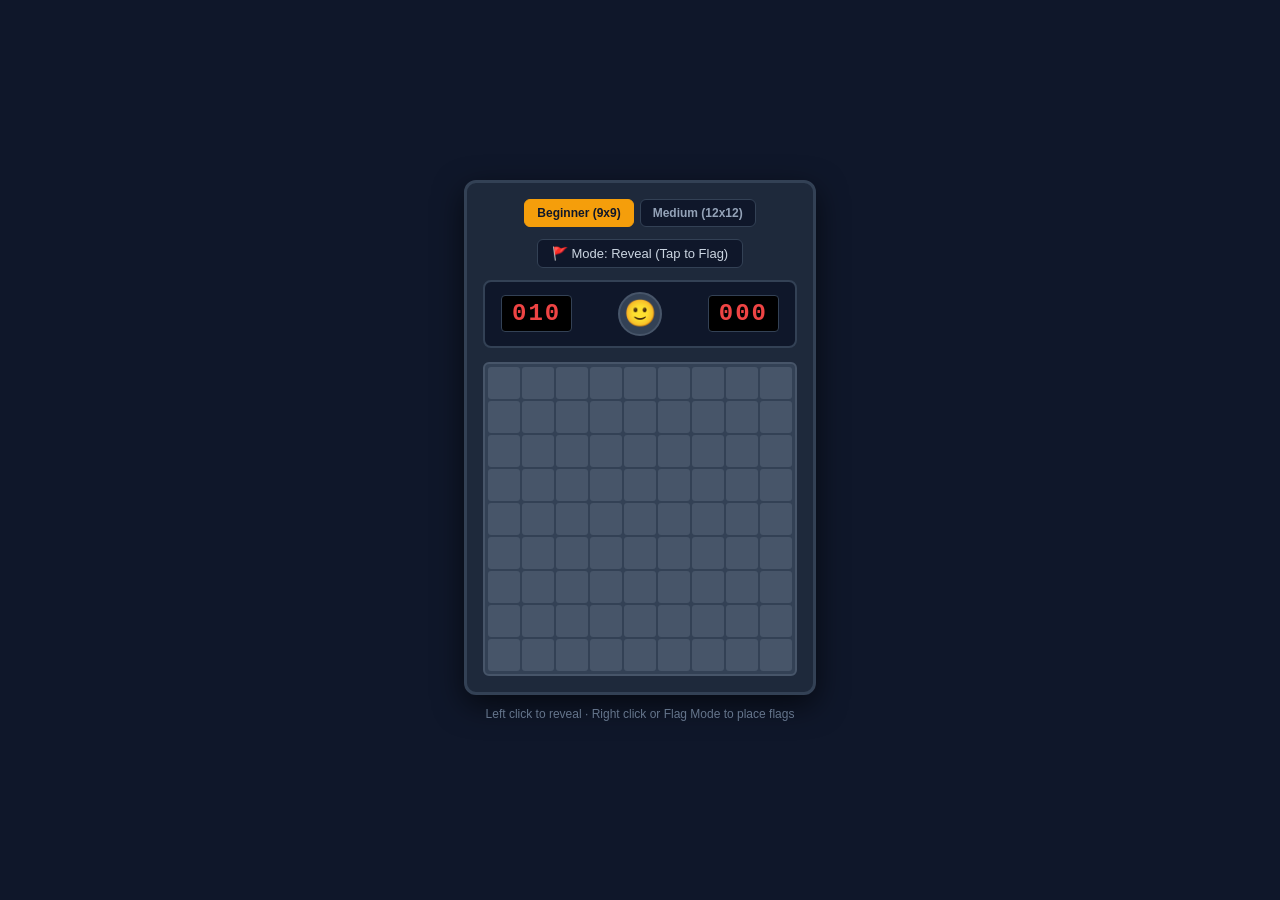
<file: public/games/minesweeper.html>
<!DOCTYPE html>
<html lang="en">
<head>
  <meta charset="UTF-8">
  <meta name="viewport" content="width=device-width, initial-scale=1.0, user-scalable=no">
  <title>Minesweeper Pro</title>
  <style>
    * { box-sizing: border-box; margin: 0; padding: 0; user-select: none; }
    body {
      background: #0f172a;
      color: #f8fafc;
      font-family: -apple-system, BlinkMacSystemFont, "Segoe UI", Roboto, sans-serif;
      display: flex;
      flex-direction: column;
      align-items: center;
      justify-content: center;
      min-height: 100vh;
      padding: 12px;
    }
    .game-window {
      background: #1e293b;
      border: 3px solid #334155;
      border-radius: 12px;
      padding: 16px;
      box-shadow: 0 10px 30px rgba(0,0,0,0.6);
      display: flex;
      flex-direction: column;
      align-items: center;
      max-width: 95vw;
    }
    .header-bar {
      display: flex;
      justify-content: space-between;
      align-items: center;
      width: 100%;
      background: #0f172a;
      border: 2px solid #334155;
      border-radius: 8px;
      padding: 10px 16px;
      margin-bottom: 14px;
    }
    .led-display {
      background: #000;
      color: #ef4444;
      font-family: 'Space Mono', 'Courier New', Courier, monospace;
      font-size: 24px;
      font-weight: 800;
      padding: 4px 10px;
      border-radius: 4px;
      letter-spacing: 2px;
      border: 1px solid #334155;
      min-width: 60px;
      text-align: center;
    }
    .face-btn {
      font-size: 26px;
      background: #334155;
      border: 2px solid #475569;
      border-radius: 50%;
      width: 44px;
      height: 44px;
      display: flex;
      align-items: center;
      justify-content: center;
      cursor: pointer;
      transition: transform 0.1s;
    }
    .face-btn:active { transform: scale(0.92); }
    .diff-selector {
      display: flex;
      gap: 6px;
      margin-bottom: 12px;
    }
    .diff-btn {
      background: #0f172a;
      color: #94a3b8;
      border: 1px solid #334155;
      padding: 6px 12px;
      font-size: 12px;
      font-weight: 600;
      border-radius: 6px;
      cursor: pointer;
    }
    .diff-btn.active {
      background: #f59e0b;
      color: #0f172a;
      border-color: #f59e0b;
      font-weight: 700;
    }
    .flag-toggle {
      background: #0f172a;
      color: #cbd5e1;
      border: 1px solid #334155;
      padding: 6px 14px;
      font-size: 13px;
      border-radius: 6px;
      cursor: pointer;
      margin-bottom: 12px;
      display: flex;
      align-items: center;
      gap: 6px;
    }
    .flag-toggle.active {
      background: #ef4444;
      color: #fff;
      border-color: #dc2626;
    }
    .board-grid {
      display: grid;
      gap: 2px;
      background: #334155;
      padding: 3px;
      border-radius: 6px;
      border: 2px solid #475569;
    }
    .cell {
      width: 32px;
      height: 32px;
      background: #475569;
      border-radius: 3px;
      display: flex;
      align-items: center;
      justify-content: center;
      font-weight: 800;
      font-size: 15px;
      cursor: pointer;
      transition: background 0.1s;
    }
    .cell:hover:not(.revealed) { background: #64748b; }
    .cell.revealed {
      background: #1e293b;
      cursor: default;
    }
    .cell.mine { background: #ef4444; color: #fff; }
    .c-1 { color: #38bdf8; }
    .c-2 { color: #4ade80; }
    .c-3 { color: #f87171; }
    .c-4 { color: #818cf8; }
    .c-5 { color: #f59e0b; }
    .c-6 { color: #2dd4bf; }
    .c-7 { color: #e879f9; }
    .c-8 { color: #cbd5e1; }
    .hint { margin-top: 12px; font-size: 12px; color: #64748b; text-align: center; }
  </style>
</head>
<body>
  <div class="game-window">
    <div class="diff-selector">
      <button class="diff-btn active" data-diff="beginner">Beginner (9x9)</button>
      <button class="diff-btn" data-diff="intermediate">Medium (12x12)</button>
    </div>

    <button class="flag-toggle" id="flag-toggle">🚩 Mode: Reveal (Tap to Flag)</button>

    <div class="header-bar">
      <div class="led-display" id="mines-left">010</div>
      <div class="face-btn" id="face">🙂</div>
      <div class="led-display" id="timer">000</div>
    </div>

    <div class="board-grid" id="board"></div>
  </div>

  <div class="hint">Left click to reveal · Right click or Flag Mode to place flags</div>

  <script>
    const CONFIGS = {
      beginner: { rows: 9, cols: 9, mines: 10, cellSize: 32 },
      intermediate: { rows: 12, cols: 12, mines: 22, cellSize: 26 }
    };

    let curDiff = 'beginner';
    let { rows, cols, mines, cellSize } = CONFIGS.beginner;
    let grid = [];
    let state = 'READY'; // READY, PLAYING, WON, LOST
    let flagMode = false;
    let timerVal = 0;
    let timerInterval = null;
    let flagsPlaced = 0;

    const boardEl = document.getElementById('board');
    const minesLeftEl = document.getElementById('mines-left');
    const timerEl = document.getElementById('timer');
    const faceEl = document.getElementById('face');
    const flagToggleBtn = document.getElementById('flag-toggle');

    function pad(n) {
      return String(Math.max(-99, Math.min(999, n))).padStart(3, '0');
    }

    function init() {
      state = 'READY';
      clearInterval(timerInterval);
      timerVal = 0;
      timerEl.textContent = '000';
      faceEl.textContent = '🙂';
      flagsPlaced = 0;
      minesLeftEl.textContent = pad(mines);

      boardEl.style.gridTemplateColumns = `repeat(${cols}, ${cellSize}px)`;
      boardEl.innerHTML = '';
      grid = [];

      for (let r = 0; r < rows; r++) {
        grid[r] = [];
        for (let c = 0; c < cols; c++) {
          const cell = {
            r, c,
            isMine: false,
            isRevealed: false,
            isFlagged: false,
            count: 0,
            el: document.createElement('div')
          };
          cell.el.className = 'cell';
          cell.el.style.width = `${cellSize}px`;
          cell.el.style.height = `${cellSize}px`;
          cell.el.addEventListener('click', e => handleClick(r, c));
          cell.el.addEventListener('contextmenu', e => {
            e.preventDefault();
            toggleFlag(r, c);
          });
          boardEl.appendChild(cell.el);
          grid[r][c] = cell;
        }
      }
    }

    function plantMines(safeR, safeC) {
      let planted = 0;
      while (planted < mines) {
        const r = Math.floor(Math.random() * rows);
        const c = Math.floor(Math.random() * cols);
        if (!grid[r][c].isMine && !(Math.abs(r - safeR) <= 1 && Math.abs(c - safeC) <= 1)) {
          grid[r][c].isMine = true;
          planted++;
        }
      }

      // Calculate counts
      for (let r = 0; r < rows; r++) {
        for (let c = 0; c < cols; c++) {
          if (!grid[r][c].isMine) {
            let count = 0;
            for (let dr = -1; dr <= 1; dr++) {
              for (let dc = -1; dc <= 1; dc++) {
                const nr = r + dr, nc = c + dc;
                if (nr >= 0 && nr < rows && nc >= 0 && nc < cols && grid[nr][nc].isMine) {
                  count++;
                }
              }
            }
            grid[r][c].count = count;
          }
        }
      }
    }

    function startTimer() {
      timerInterval = setInterval(() => {
        timerVal++;
        timerEl.textContent = pad(timerVal);
      }, 1000);
    }

    function handleClick(r, c) {
      if (state === 'WON' || state === 'LOST') return;
      if (flagMode) {
        toggleFlag(r, c);
        return;
      }

      const cell = grid[r][c];
      if (cell.isFlagged || cell.isRevealed) return;

      if (state === 'READY') {
        state = 'PLAYING';
        plantMines(r, c);
        startTimer();
      }

      reveal(r, c);
      checkWin();
    }

    function toggleFlag(r, c) {
      if (state === 'WON' || state === 'LOST') return;
      const cell = grid[r][c];
      if (cell.isRevealed) return;

      cell.isFlagged = !cell.isFlagged;
      if (cell.isFlagged) {
        cell.el.textContent = '🚩';
        flagsPlaced++;
      } else {
        cell.el.textContent = '';
        flagsPlaced--;
      }
      minesLeftEl.textContent = pad(mines - flagsPlaced);
    }

    function reveal(r, c) {
      const cell = grid[r][c];
      if (cell.isRevealed || cell.isFlagged) return;

      cell.isRevealed = true;
      cell.el.classList.add('revealed');

      if (cell.isMine) {
        // Explode
        cell.el.classList.add('mine');
        cell.el.textContent = '💣';
        gameOver(false);
        return;
      }

      if (cell.count > 0) {
        cell.el.textContent = cell.count;
        cell.el.classList.add(`c-${cell.count}`);
      } else {
        // Flood fill empty neighbors
        for (let dr = -1; dr <= 1; dr++) {
          for (let dc = -1; dc <= 1; dc++) {
            const nr = r + dr, nc = c + dc;
            if (nr >= 0 && nr < rows && nc >= 0 && nc < cols) {
              reveal(nr, nc);
            }
          }
        }
      }
    }

    function checkWin() {
      let unrevealedNonMines = 0;
      for (let r = 0; r < rows; r++) {
        for (let c = 0; c < cols; c++) {
          if (!grid[r][c].isMine && !grid[r][c].isRevealed) {
            unrevealedNonMines++;
          }
        }
      }
      if (unrevealedNonMines === 0) {
        gameOver(true);
      }
    }

    function gameOver(won) {
      clearInterval(timerInterval);
      state = won ? 'WON' : 'LOST';
      faceEl.textContent = won ? '😎' : '😵';

      // Reveal all mines
      for (let r = 0; r < rows; r++) {
        for (let c = 0; c < cols; c++) {
          const cell = grid[r][c];
          if (cell.isMine) {
            if (won) {
              cell.el.textContent = '🚩';
            } else if (!cell.isRevealed) {
              cell.el.textContent = '💣';
            }
          }
        }
      }
    }

    flagToggleBtn.addEventListener('click', () => {
      flagMode = !flagMode;
      flagToggleBtn.classList.toggle('active', flagMode);
      flagToggleBtn.textContent = flagMode ? '🚩 Mode: Place Flags' : '🔍 Mode: Reveal';
    });

    faceEl.addEventListener('click', init);

    document.querySelectorAll('.diff-btn').forEach(btn => {
      btn.addEventListener('click', () => {
        document.querySelectorAll('.diff-btn').forEach(b => b.classList.remove('active'));
        btn.classList.add('active');
        curDiff = btn.dataset.diff;
        rows = CONFIGS[curDiff].rows;
        cols = CONFIGS[curDiff].cols;
        mines = CONFIGS[curDiff].mines;
        cellSize = CONFIGS[curDiff].cellSize;
        init();
      });
    });

    init();
  </script>
</body>
</html>
</file>
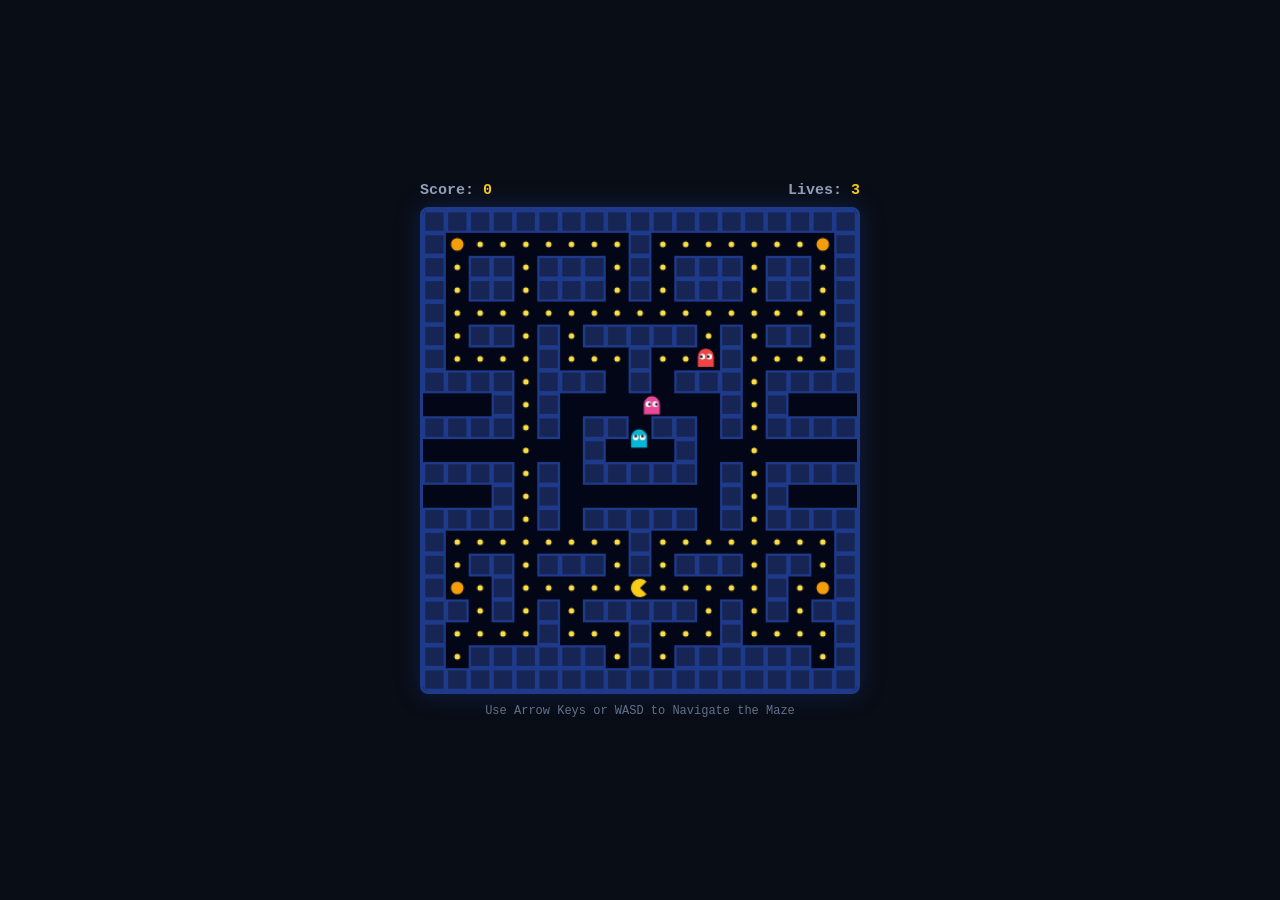
<file: public/games/pacman.html>
<!DOCTYPE html>
<html lang="en">
<head>
  <meta charset="UTF-8">
  <meta name="viewport" content="width=device-width, initial-scale=1.0, user-scalable=no">
  <title>Pac-Runner Arcade</title>
  <style>
    * { box-sizing: border-box; margin: 0; padding: 0; user-select: none; }
    body {
      background: #090d16;
      color: #f8fafc;
      font-family: 'Space Mono', 'Courier New', monospace;
      display: flex;
      flex-direction: column;
      align-items: center;
      justify-content: center;
      min-height: 100vh;
      padding: 12px;
    }
    .hud {
      width: 100%;
      max-width: 440px;
      display: flex;
      justify-content: space-between;
      margin-bottom: 8px;
      font-size: 15px;
      font-weight: bold;
      color: #94a3b8;
    }
    .hud span { color: #facc15; }
    .screen {
      position: relative;
      width: 100%;
      max-width: 440px;
      aspect-ratio: 19/21;
      border: 3px solid #1e3a8a;
      border-radius: 8px;
      overflow: hidden;
      background: #020617;
      box-shadow: 0 0 25px rgba(30, 58, 138, 0.4);
    }
    canvas { width: 100%; height: 100%; display: block; }
    .overlay {
      position: absolute;
      inset: 0;
      background: rgba(2, 6, 23, 0.88);
      display: flex;
      flex-direction: column;
      align-items: center;
      justify-content: center;
      gap: 16px;
      opacity: 0;
      pointer-events: none;
      transition: opacity 0.2s;
    }
    .overlay.active { opacity: 1; pointer-events: auto; }
    .btn {
      background: #facc15;
      color: #020617;
      border: none;
      padding: 10px 22px;
      font-size: 14px;
      font-weight: 800;
      border-radius: 6px;
      cursor: pointer;
    }
    .btn:hover { background: #eab308; }
    .hint { margin-top: 10px; font-size: 12px; color: #64748b; }
  </style>
</head>
<body>
  <div class="hud">
    <div>Score: <span id="score">0</span></div>
    <div>Lives: <span id="lives">3</span></div>
  </div>

  <div class="screen">
    <canvas id="canvas" width="380" height="420"></canvas>
    <div class="overlay" id="overlay">
      <h2 id="overlay-msg" style="color: #ef4444; font-size: 24px; font-weight: 800;">GAME OVER</h2>
      <button class="btn" id="start-btn">PLAY AGAIN</button>
    </div>
  </div>

  <div class="hint">Use Arrow Keys or WASD to Navigate the Maze</div>

  <script>
    const canvas = document.getElementById('canvas');
    const ctx = canvas.getContext('2d');
    const scoreEl = document.getElementById('score');
    const livesEl = document.getElementById('lives');
    const overlay = document.getElementById('overlay');
    const overlayMsg = document.getElementById('overlay-msg');
    const startBtn = document.getElementById('start-btn');

    // 19 cols x 21 rows map
    // 1: wall, 0: pellet, 2: empty, 3: power pellet
    const MAP_TEMPLATE = [
      [1,1,1,1,1,1,1,1,1,1,1,1,1,1,1,1,1,1,1],
      [1,3,0,0,0,0,0,0,0,1,0,0,0,0,0,0,0,3,1],
      [1,0,1,1,0,1,1,1,0,1,0,1,1,1,0,1,1,0,1],
      [1,0,1,1,0,1,1,1,0,1,0,1,1,1,0,1,1,0,1],
      [1,0,0,0,0,0,0,0,0,0,0,0,0,0,0,0,0,0,1],
      [1,0,1,1,0,1,0,1,1,1,1,1,0,1,0,1,1,0,1],
      [1,0,0,0,0,1,0,0,0,1,0,0,0,1,0,0,0,0,1],
      [1,1,1,1,0,1,1,1,2,1,2,1,1,1,0,1,1,1,1],
      [2,2,2,1,0,1,2,2,2,2,2,2,2,1,0,1,2,2,2],
      [1,1,1,1,0,1,2,1,1,2,1,1,2,1,0,1,1,1,1],
      [2,2,2,2,0,2,2,1,2,2,2,1,2,2,0,2,2,2,2],
      [1,1,1,1,0,1,2,1,1,1,1,1,2,1,0,1,1,1,1],
      [2,2,2,1,0,1,2,2,2,2,2,2,2,1,0,1,2,2,2],
      [1,1,1,1,0,1,2,1,1,1,1,1,2,1,0,1,1,1,1],
      [1,0,0,0,0,0,0,0,0,1,0,0,0,0,0,0,0,0,1],
      [1,0,1,1,0,1,1,1,0,1,0,1,1,1,0,1,1,0,1],
      [1,3,0,1,0,0,0,0,0,2,0,0,0,0,0,1,0,3,1],
      [1,1,0,1,0,1,0,1,1,1,1,1,0,1,0,1,0,1,1],
      [1,0,0,0,0,1,0,0,0,1,0,0,0,1,0,0,0,0,1],
      [1,0,1,1,1,1,1,1,0,1,0,1,1,1,1,1,1,0,1],
      [1,1,1,1,1,1,1,1,1,1,1,1,1,1,1,1,1,1,1]
    ];

    const CELL = 20;
    let map = [];
    let pacman = { x: 9 * CELL + CELL/2, y: 16 * CELL + CELL/2, dirX: 0, dirY: 0, nextDirX: 0, nextDirY: 0, mouth: 0.2, mouthDir: 0.04 };
    let ghosts = [];
    let score = 0;
    let lives = 3;
    let frightenedTimer = 0;
    let isGameOver = false;

    const audioCtx = new (window.AudioContext || window.webkitAudioContext)();
    function sfx(freq, dur = 0.05, type = 'sine') {
      try {
        if (audioCtx.state === 'suspended') audioCtx.resume();
        const o = audioCtx.createOscillator();
        const g = audioCtx.createGain();
        o.type = type;
        o.frequency.setValueAtTime(freq, audioCtx.currentTime);
        g.gain.setValueAtTime(0.04, audioCtx.currentTime);
        g.gain.exponentialRampToValueAtTime(0.001, audioCtx.currentTime + dur);
        o.connect(g);
        g.connect(audioCtx.destination);
        o.start();
        o.stop(audioCtx.currentTime + dur);
      } catch (e) {}
    }

    function reset() {
      map = MAP_TEMPLATE.map(row => [...row]);
      score = 0;
      lives = 3;
      isGameOver = false;
      scoreEl.textContent = '0';
      livesEl.textContent = '3';
      overlay.classList.remove('active');
      resetPositions();
    }

    function resetPositions() {
      pacman.x = 9 * CELL + CELL / 2;
      pacman.y = 16 * CELL + CELL / 2;
      pacman.dirX = 0;
      pacman.dirY = 0;
      pacman.nextDirX = 0;
      pacman.nextDirY = 0;

      ghosts = [
        { x: 9 * CELL + CELL/2, y: 8 * CELL + CELL/2, color: '#ef4444', dirX: 1, dirY: 0 },
        { x: 8 * CELL + CELL/2, y: 10 * CELL + CELL/2, color: '#ec4899', dirX: -1, dirY: 0 },
        { x: 10 * CELL + CELL/2, y: 10 * CELL + CELL/2, color: '#06b6d4', dirX: 0, dirY: -1 }
      ];
    }

    function canMoveTo(pixelX, pixelY) {
      const col = Math.floor(pixelX / CELL);
      const row = Math.floor(pixelY / CELL);
      if (row < 0 || row >= map.length || col < 0 || col >= map[0].length) return false;
      return map[row][col] !== 1;
    }

    function update() {
      if (isGameOver) return;

      // Pacman turning at grid intersection
      const col = Math.floor(pacman.x / CELL);
      const row = Math.floor(pacman.y / CELL);
      const cellCenterX = col * CELL + CELL / 2;
      const cellCenterY = row * CELL + CELL / 2;

      if (Math.abs(pacman.x - cellCenterX) < 2 && Math.abs(pacman.y - cellCenterY) < 2) {
        if (pacman.nextDirX !== 0 || pacman.nextDirY !== 0) {
          if (canMoveTo(cellCenterX + pacman.nextDirX * CELL, cellCenterY + pacman.nextDirY * CELL)) {
            pacman.dirX = pacman.nextDirX;
            pacman.dirY = pacman.nextDirY;
            pacman.x = cellCenterX;
            pacman.y = cellCenterY;
          }
        }
      }

      // Check forward obstacle
      if (canMoveTo(pacman.x + pacman.dirX * (CELL/2 + 2), pacman.y + pacman.dirY * (CELL/2 + 2))) {
        pacman.x += pacman.dirX * 2;
        pacman.y += pacman.dirY * 2;
        // Mouth animation
        pacman.mouth += pacman.mouthDir;
        if (pacman.mouth > 0.35 || pacman.mouth < 0.05) pacman.mouthDir *= -1;
      }

      // Wrap around tunnel
      if (pacman.x < 0) pacman.x = canvas.width - 2;
      if (pacman.x > canvas.width) pacman.x = 2;

      // Collect pellet
      const curCol = Math.floor(pacman.x / CELL);
      const curRow = Math.floor(pacman.y / CELL);
      if (curRow >= 0 && curRow < map.length && curCol >= 0 && curCol < map[0].length) {
        if (map[curRow][curCol] === 0) {
          map[curRow][curCol] = 2;
          score += 10;
          scoreEl.textContent = score;
          sfx(500, 0.04);
        } else if (map[curRow][curCol] === 3) {
          map[curRow][curCol] = 2;
          score += 50;
          scoreEl.textContent = score;
          frightenedTimer = 350;
          sfx(800, 0.15, 'triangle');
        }
      }

      // Ghosts AI
      if (frightenedTimer > 0) frightenedTimer--;

      ghosts.forEach(g => {
        const gCol = Math.floor(g.x / CELL);
        const gRow = Math.floor(g.y / CELL);
        const gCenterX = gCol * CELL + CELL / 2;
        const gCenterY = gRow * CELL + CELL / 2;

        if (Math.abs(g.x - gCenterX) < 2 && Math.abs(g.y - gCenterY) < 2) {
          const dirs = [
            { x: 1, y: 0 }, { x: -1, y: 0 }, { x: 0, y: 1 }, { x: 0, y: -1 }
          ].filter(d => !(d.x === -g.dirX && d.y === -g.dirY));

          const validDirs = dirs.filter(d => canMoveTo(gCenterX + d.x * CELL, gCenterY + d.y * CELL));
          if (validDirs.length > 0) {
            const picked = validDirs[Math.floor(Math.random() * validDirs.length)];
            g.dirX = picked.x;
            g.dirY = picked.y;
          } else {
            g.dirX *= -1;
            g.dirY *= -1;
          }
        }

        g.x += g.dirX * 1.6;
        g.y += g.dirY * 1.6;

        // Collision with Pacman
        const dist = Math.hypot(pacman.x - g.x, pacman.y - g.y);
        if (dist < 14) {
          if (frightenedTimer > 0) {
            // Eat ghost
            score += 200;
            scoreEl.textContent = score;
            sfx(900, 0.2);
            g.x = 9 * CELL + CELL/2;
            g.y = 8 * CELL + CELL/2;
          } else {
            // Pacman death
            lives--;
            livesEl.textContent = lives;
            sfx(150, 0.35, 'sawtooth');
            if (lives <= 0) {
              isGameOver = true;
              overlayMsg.textContent = 'GAME OVER';
              overlay.classList.add('active');
            } else {
              resetPositions();
            }
          }
        }
      });

      draw();
      requestAnimationFrame(update);
    }

    function draw() {
      ctx.fillStyle = '#020617';
      ctx.fillRect(0, 0, canvas.width, canvas.height);

      // Draw map
      for (let r = 0; r < map.length; r++) {
        for (let c = 0; c < map[r].length; c++) {
          const tile = map[r][c];
          if (tile === 1) {
            ctx.fillStyle = '#1e3a8a';
            ctx.fillRect(c * CELL, r * CELL, CELL, CELL);
            ctx.fillStyle = '#172554';
            ctx.fillRect(c * CELL + 2, r * CELL + 2, CELL - 4, CELL - 4);
          } else if (tile === 0) {
            ctx.fillStyle = '#fde047';
            ctx.beginPath();
            ctx.arc(c * CELL + CELL/2, r * CELL + CELL/2, 2.5, 0, Math.PI * 2);
            ctx.fill();
          } else if (tile === 3) {
            ctx.fillStyle = '#f59e0b';
            ctx.beginPath();
            ctx.arc(c * CELL + CELL/2, r * CELL + CELL/2, 5.5, 0, Math.PI * 2);
            ctx.fill();
          }
        }
      }

      // Draw Pacman
      ctx.fillStyle = '#facc15';
      let angle = 0;
      if (pacman.dirX === 1) angle = 0;
      else if (pacman.dirX === -1) angle = Math.PI;
      else if (pacman.dirY === 1) angle = Math.PI / 2;
      else if (pacman.dirY === -1) angle = -Math.PI / 2;

      ctx.beginPath();
      ctx.arc(pacman.x, pacman.y, 8, angle + pacman.mouth * Math.PI, angle + (2 - pacman.mouth) * Math.PI);
      ctx.lineTo(pacman.x, pacman.y);
      ctx.fill();

      // Draw Ghosts
      ghosts.forEach(g => {
        ctx.fillStyle = frightenedTimer > 0 ? (frightenedTimer < 60 && Math.floor(frightenedTimer / 10) % 2 === 0 ? '#ffffff' : '#3b82f6') : g.color;
        ctx.beginPath();
        ctx.arc(g.x, g.y - 2, 7, Math.PI, 0, false);
        ctx.lineTo(g.x + 7, g.y + 7);
        ctx.lineTo(g.x - 7, g.y + 7);
        ctx.closePath();
        ctx.fill();

        // Eyes
        ctx.fillStyle = '#ffffff';
        ctx.beginPath();
        ctx.arc(g.x - 3, g.y - 2, 2.5, 0, Math.PI * 2);
        ctx.arc(g.x + 3, g.y - 2, 2.5, 0, Math.PI * 2);
        ctx.fill();

        ctx.fillStyle = '#020617';
        ctx.beginPath();
        ctx.arc(g.x - 3 + g.dirX, g.y - 2 + g.dirY, 1.2, 0, Math.PI * 2);
        ctx.arc(g.x + 3 + g.dirX, g.y - 2 + g.dirY, 1.2, 0, Math.PI * 2);
        ctx.fill();
      });
    }

    window.addEventListener('keydown', e => {
      if (e.code === 'ArrowLeft' || e.code === 'KeyA') { pacman.nextDirX = -1; pacman.nextDirY = 0; }
      else if (e.code === 'ArrowRight' || e.code === 'KeyD') { pacman.nextDirX = 1; pacman.nextDirY = 0; }
      else if (e.code === 'ArrowUp' || e.code === 'KeyW') { pacman.nextDirX = 0; pacman.nextDirY = -1; }
      else if (e.code === 'ArrowDown' || e.code === 'KeyS') { pacman.nextDirX = 0; pacman.nextDirY = 1; }
    });

    startBtn.addEventListener('click', () => { reset(); update(); });

    reset();
    update();
  </script>
</body>
</html>
</file>
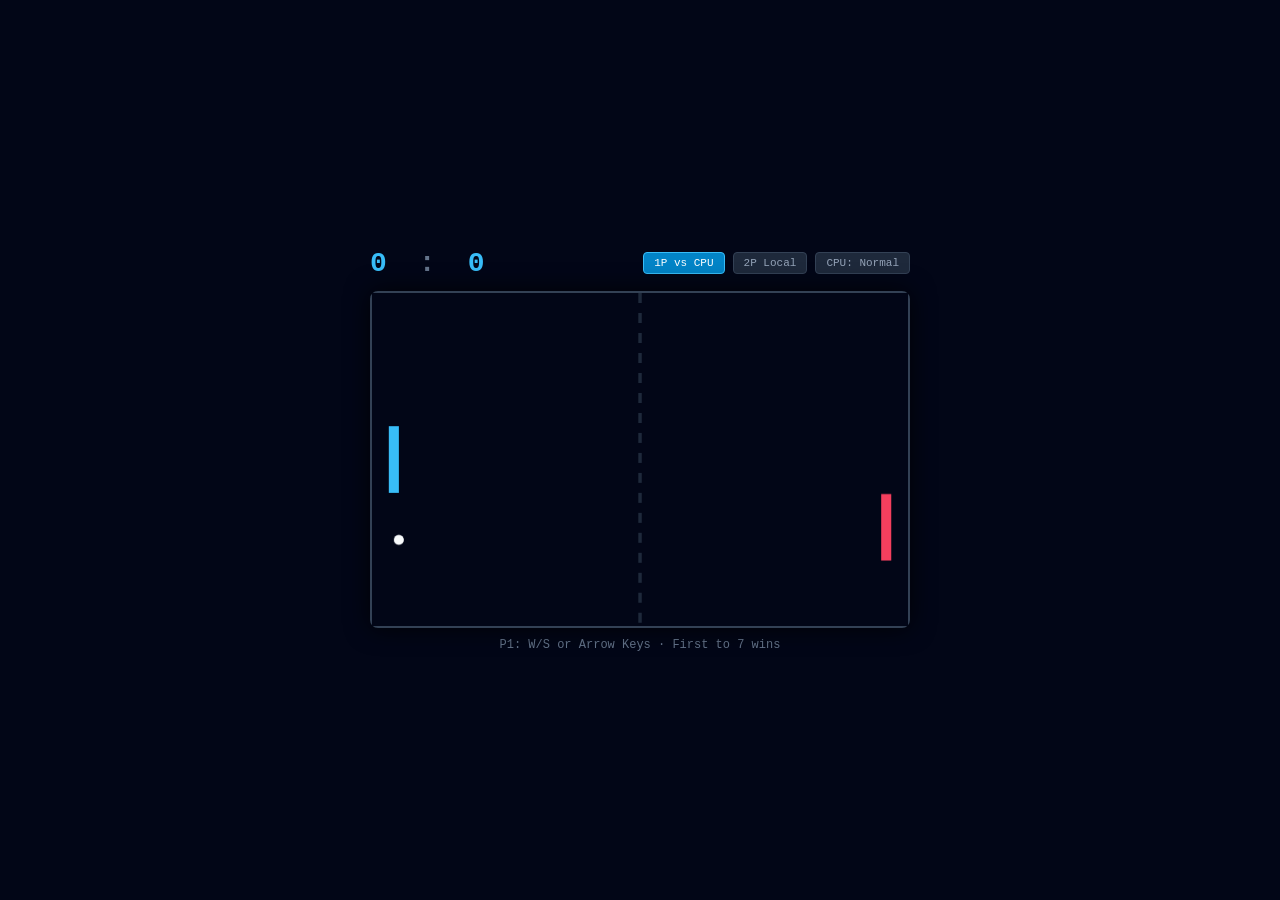
<file: public/games/pong.html>
<!DOCTYPE html>
<html lang="en">
<head>
  <meta charset="UTF-8">
  <meta name="viewport" content="width=device-width, initial-scale=1.0, user-scalable=no">
  <title>Retro Pong Masters</title>
  <style>
    * { box-sizing: border-box; margin: 0; padding: 0; user-select: none; }
    body {
      background: #020617;
      color: #f8fafc;
      font-family: 'Space Mono', 'Courier New', Courier, monospace;
      display: flex;
      flex-direction: column;
      align-items: center;
      justify-content: center;
      min-height: 100vh;
      padding: 12px;
    }
    .hud {
      width: 100%;
      max-width: 540px;
      display: flex;
      justify-content: space-between;
      align-items: center;
      margin-bottom: 12px;
    }
    .score-board {
      display: flex;
      gap: 32px;
      font-size: 28px;
      font-weight: 800;
      color: #38bdf8;
    }
    .controls-top {
      display: flex;
      gap: 8px;
    }
    .toggle-btn {
      background: #1e293b;
      border: 1px solid #334155;
      color: #94a3b8;
      padding: 4px 10px;
      border-radius: 4px;
      font-size: 11px;
      font-family: inherit;
      cursor: pointer;
    }
    .toggle-btn.active {
      background: #0284c7;
      color: #fff;
      border-color: #38bdf8;
    }
    .screen {
      position: relative;
      width: 100%;
      max-width: 540px;
      aspect-ratio: 16/10;
      border: 2px solid #334155;
      border-radius: 8px;
      background: #000;
      box-shadow: 0 0 25px rgba(0,0,0,0.8);
    }
    canvas { width: 100%; height: 100%; display: block; }
    .hint { margin-top: 10px; font-size: 12px; color: #64748b; text-align: center; }
  </style>
</head>
<body>
  <div class="hud">
    <div class="score-board">
      <span id="p1-score">0</span>
      <span style="color: #64748b;">:</span>
      <span id="p2-score">0</span>
    </div>
    <div class="controls-top">
      <button class="toggle-btn active" id="mode-1p">1P vs CPU</button>
      <button class="toggle-btn" id="mode-2p">2P Local</button>
      <button class="toggle-btn" id="diff-btn">CPU: Normal</button>
    </div>
  </div>

  <div class="screen">
    <canvas id="canvas" width="640" height="400"></canvas>
  </div>

  <div class="hint" id="controls-hint">P1: W/S or Arrow Keys · First to 7 wins</div>

  <script>
    const canvas = document.getElementById('canvas');
    const ctx = canvas.getContext('2d');
    const p1ScoreEl = document.getElementById('p1-score');
    const p2ScoreEl = document.getElementById('p2-score');
    const mode1pBtn = document.getElementById('mode-1p');
    const mode2pBtn = document.getElementById('mode-2p');
    const diffBtn = document.getElementById('diff-btn');
    const controlsHint = document.getElementById('controls-hint');

    let mode = '1P'; // 1P or 2P
    let diff = 'Normal'; // Easy, Normal, Hard
    let diffMultipliers = { Easy: 0.05, Normal: 0.1, Hard: 0.16 };

    let p1 = { x: 20, y: 160, w: 12, h: 80, speed: 7, score: 0 };
    let p2 = { x: 608, y: 160, w: 12, h: 80, speed: 7, score: 0 };
    let ball = { x: 320, y: 200, vx: 5, vy: 3, r: 6 };

    const audioCtx = new (window.AudioContext || window.webkitAudioContext)();
    function beep(freq, dur = 0.06) {
      try {
        if (audioCtx.state === 'suspended') audioCtx.resume();
        const o = audioCtx.createOscillator();
        const g = audioCtx.createGain();
        o.type = 'square';
        o.frequency.setValueAtTime(freq, audioCtx.currentTime);
        g.gain.setValueAtTime(0.08, audioCtx.currentTime);
        g.gain.exponentialRampToValueAtTime(0.001, audioCtx.currentTime + dur);
        o.connect(g);
        g.connect(audioCtx.destination);
        o.start();
        o.stop(audioCtx.currentTime + dur);
      } catch (e) {}
    }

    function resetBall(direction = 1) {
      ball.x = canvas.width / 2;
      ball.y = canvas.height / 2;
      ball.vx = (Math.random() > 0.5 ? 4.5 : -4.5) * direction;
      ball.vy = (Math.random() * 4 - 2);
    }

    let keys = {};
    window.addEventListener('keydown', e => { keys[e.code] = true; });
    window.addEventListener('keyup', e => { keys[e.code] = false; });

    function update() {
      // P1 input
      if (keys['KeyW'] || (mode === '1P' && keys['ArrowUp'])) {
        p1.y = Math.max(0, p1.y - p1.speed);
      }
      if (keys['KeyS'] || (mode === '1P' && keys['ArrowDown'])) {
        p1.y = Math.min(canvas.height - p1.h, p1.y + p1.speed);
      }

      // P2 input or CPU
      if (mode === '2P') {
        if (keys['ArrowUp']) p2.y = Math.max(0, p2.y - p2.speed);
        if (keys['ArrowDown']) p2.y = Math.min(canvas.height - p2.h, p2.y + p2.speed);
      } else {
        // CPU logic
        const targetY = ball.y - p2.h / 2;
        p2.y += (targetY - p2.y) * diffMultipliers[diff];
        p2.y = Math.max(0, Math.min(canvas.height - p2.h, p2.y));
      }

      // Ball physics
      ball.x += ball.vx;
      ball.y += ball.vy;

      // Top / bottom bounce
      if (ball.y - ball.r <= 0) {
        ball.y = ball.r;
        ball.vy *= -1;
        beep(320);
      } else if (ball.y + ball.r >= canvas.height) {
        ball.y = canvas.height - ball.r;
        ball.vy *= -1;
        beep(320);
      }

      // Left paddle collision (P1)
      if (
        ball.x - ball.r <= p1.x + p1.w &&
        ball.x + ball.r >= p1.x &&
        ball.y >= p1.y &&
        ball.y <= p1.y + p1.h
      ) {
        ball.vx = Math.abs(ball.vx) * 1.05; // slight speedup
        const offset = (ball.y - (p1.y + p1.h / 2)) / (p1.h / 2);
        ball.vy = offset * 6;
        beep(480);
      }

      // Right paddle collision (P2)
      if (
        ball.x + ball.r >= p2.x &&
        ball.x - ball.r <= p2.x + p2.w &&
        ball.y >= p2.y &&
        ball.y <= p2.y + p2.h
      ) {
        ball.vx = -Math.abs(ball.vx) * 1.05;
        const offset = (ball.y - (p2.y + p2.h / 2)) / (p2.h / 2);
        ball.vy = offset * 6;
        beep(480);
      }

      // Goals
      if (ball.x < 0) {
        p2.score++;
        p2ScoreEl.textContent = p2.score;
        beep(200, 0.2);
        resetBall(1);
      } else if (ball.x > canvas.width) {
        p1.score++;
        p1ScoreEl.textContent = p1.score;
        beep(600, 0.15);
        resetBall(-1);
      }

      draw();
      requestAnimationFrame(update);
    }

    function draw() {
      ctx.fillStyle = '#020617';
      ctx.fillRect(0, 0, canvas.width, canvas.height);

      // Center dashed net
      ctx.strokeStyle = '#1e293b';
      ctx.lineWidth = 4;
      ctx.setLineDash([12, 12]);
      ctx.beginPath();
      ctx.moveTo(canvas.width / 2, 0);
      ctx.lineTo(canvas.width / 2, canvas.height);
      ctx.stroke();
      ctx.setLineDash([]);

      // Paddles
      ctx.fillStyle = '#38bdf8';
      ctx.fillRect(p1.x, p1.y, p1.w, p1.h);
      ctx.fillStyle = '#f43f5e';
      ctx.fillRect(p2.x, p2.y, p2.w, p2.h);

      // Ball
      ctx.fillStyle = '#f8fafc';
      ctx.beginPath();
      ctx.arc(ball.x, ball.y, ball.r, 0, Math.PI * 2);
      ctx.fill();
    }

    mode1pBtn.addEventListener('click', () => {
      mode = '1P';
      mode1pBtn.classList.add('active');
      mode2pBtn.classList.remove('active');
      diffBtn.style.display = 'inline-block';
      controlsHint.textContent = 'P1: W/S or Arrow Keys · First to 7 wins';
    });

    mode2pBtn.addEventListener('click', () => {
      mode = '2P';
      mode2pBtn.classList.add('active');
      mode1pBtn.classList.remove('active');
      diffBtn.style.display = 'none';
      controlsHint.textContent = 'P1: W/S Keys · P2: Up/Down Arrow Keys';
    });

    diffBtn.addEventListener('click', () => {
      if (diff === 'Easy') diff = 'Normal';
      else if (diff === 'Normal') diff = 'Hard';
      else diff = 'Easy';
      diffBtn.textContent = `CPU: ${diff}`;
    });

    // Touch support for P1
    canvas.addEventListener('touchmove', e => {
      e.preventDefault();
      const rect = canvas.getBoundingClientRect();
      const scaleY = canvas.height / rect.height;
      const touchY = (e.touches[0].clientY - rect.top) * scaleY;
      p1.y = Math.max(0, Math.min(canvas.height - p1.h, touchY - p1.h / 2));
    }, { passive: false });

    resetBall();
    update();
  </script>
</body>
</html>
</file>
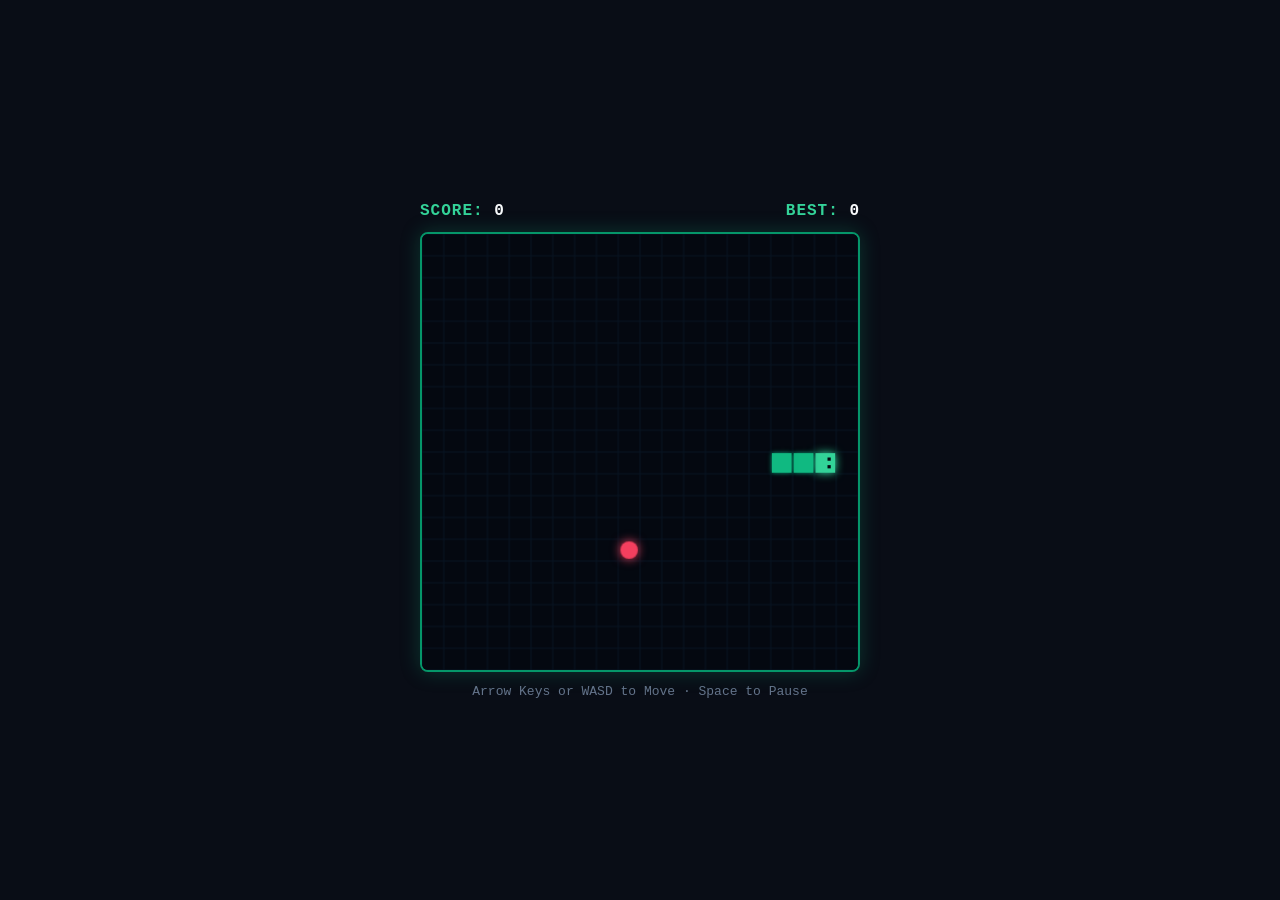
<file: public/games/snake.html>
<!DOCTYPE html>
<html lang="en">
<head>
  <meta charset="UTF-8">
  <meta name="viewport" content="width=device-width, initial-scale=1.0, user-scalable=no">
  <title>Snake Classic</title>
  <style>
    * { box-sizing: border-box; margin: 0; padding: 0; user-select: none; }
    body {
      background: #090d16;
      color: #10b981;
      font-family: 'Courier New', Courier, monospace;
      display: flex;
      flex-direction: column;
      align-items: center;
      justify-content: center;
      min-height: 100vh;
      padding: 16px;
    }
    .hud {
      width: 100%;
      max-width: 440px;
      display: flex;
      justify-content: space-between;
      align-items: center;
      margin-bottom: 12px;
      font-size: 16px;
      font-weight: bold;
      color: #34d399;
      text-transform: uppercase;
      letter-spacing: 1px;
    }
    .hud span { color: #f8fafc; }
    .canvas-wrapper {
      position: relative;
      width: 100%;
      max-width: 440px;
      aspect-ratio: 1;
      border: 2px solid #059669;
      box-shadow: 0 0 20px rgba(16, 185, 129, 0.25);
      border-radius: 8px;
      overflow: hidden;
      background: #040810;
    }
    canvas {
      width: 100%;
      height: 100%;
      display: block;
    }
    .overlay {
      position: absolute;
      inset: 0;
      background: rgba(4, 8, 16, 0.85);
      display: flex;
      flex-direction: column;
      align-items: center;
      justify-content: center;
      gap: 16px;
      opacity: 0;
      pointer-events: none;
      transition: opacity 0.2s;
    }
    .overlay.active {
      opacity: 1;
      pointer-events: auto;
    }
    .overlay h2 {
      font-size: 28px;
      color: #f43f5e;
      text-shadow: 0 0 10px rgba(244, 63, 94, 0.5);
    }
    .btn {
      background: #10b981;
      color: #040810;
      border: none;
      padding: 10px 20px;
      font-family: inherit;
      font-size: 15px;
      font-weight: bold;
      border-radius: 4px;
      cursor: pointer;
      text-transform: uppercase;
    }
    .btn:hover { background: #34d399; }
    .controls-hint {
      margin-top: 12px;
      font-size: 13px;
      color: #64748b;
    }
    /* Touch d-pad for mobile */
    .dpad {
      display: none;
      grid-template-columns: repeat(3, 50px);
      grid-template-rows: repeat(3, 50px);
      gap: 6px;
      margin-top: 16px;
    }
    @media (max-width: 768px) {
      .dpad { display: grid; }
    }
    .d-btn {
      background: #1e293b;
      border: 1px solid #334155;
      color: #34d399;
      border-radius: 8px;
      font-size: 20px;
      display: flex;
      align-items: center;
      justify-content: center;
      cursor: pointer;
    }
    .d-btn:active { background: #10b981; color: #040810; }
  </style>
</head>
<body>
  <div class="hud">
    <div>Score: <span id="score">0</span></div>
    <div>Best: <span id="best">0</span></div>
  </div>

  <div class="canvas-wrapper">
    <canvas id="gameCanvas" width="400" height="400"></canvas>
    <div class="overlay" id="overlay">
      <h2 id="overlay-title">GAME OVER</h2>
      <p style="color: #94a3b8; font-size: 14px;">Press Space or Tap to Restart</p>
      <button class="btn" id="start-btn">Play Again</button>
    </div>
  </div>

  <div class="controls-hint">Arrow Keys or WASD to Move · Space to Pause</div>

  <div class="dpad">
    <div></div><button class="d-btn" id="up-btn">▲</button><div></div>
    <button class="d-btn" id="left-btn">◀</button><div></div><button class="d-btn" id="right-btn">▶</button>
    <div></div><button class="d-btn" id="down-btn">▼</button><div></div>
  </div>

  <script>
    const canvas = document.getElementById('gameCanvas');
    const ctx = canvas.getContext('2d');
    const scoreEl = document.getElementById('score');
    const bestEl = document.getElementById('best');
    const overlay = document.getElementById('overlay');
    const overlayTitle = document.getElementById('overlay-title');
    const startBtn = document.getElementById('start-btn');

    const GRID = 20;
    const COUNT = 20;
    let snake = [{ x: 10, y: 10 }];
    let food = { x: 5, y: 5 };
    let goldenFood = null;
    let goldenTimer = 0;
    let dx = 1, dy = 0;
    let nextDx = 1, nextDy = 0;
    let score = 0;
    let best = parseInt(localStorage.getItem('snake_best') || '0', 10);
    bestEl.textContent = best;
    let gameLoop = null;
    let isGameOver = false;
    let isPaused = false;
    let speed = 110;

    // Web Audio synthesizer for bleeps
    const audioCtx = new (window.AudioContext || window.webkitAudioContext)();
    function beep(freq, duration = 0.08, type = 'square') {
      try {
        if (audioCtx.state === 'suspended') audioCtx.resume();
        const osc = audioCtx.createOscillator();
        const gain = audioCtx.createGain();
        osc.type = type;
        osc.frequency.setValueAtTime(freq, audioCtx.currentTime);
        gain.gain.setValueAtTime(0.08, audioCtx.currentTime);
        gain.gain.exponentialRampToValueAtTime(0.001, audioCtx.currentTime + duration);
        osc.connect(gain);
        gain.connect(audioCtx.destination);
        osc.start();
        osc.stop(audioCtx.currentTime + duration);
      } catch (e) {}
    }

    function reset() {
      snake = [{ x: 10, y: 10 }, { x: 9, y: 10 }, { x: 8, y: 10 }];
      dx = 1; dy = 0;
      nextDx = 1; nextDy = 0;
      score = 0;
      speed = 110;
      scoreEl.textContent = '0';
      isGameOver = false;
      isPaused = false;
      goldenFood = null;
      overlay.classList.remove('active');
      spawnFood();
      clearInterval(gameLoop);
      gameLoop = setInterval(update, speed);
    }

    function spawnFood() {
      let valid = false;
      while (!valid) {
        food = {
          x: Math.floor(Math.random() * COUNT),
          y: Math.floor(Math.random() * COUNT)
        };
        valid = !snake.some(segment => segment.x === food.x && segment.y === food.y);
      }
      if (Math.random() < 0.25 && !goldenFood && score > 30) {
        let gvalid = false;
        while (!gvalid) {
          goldenFood = {
            x: Math.floor(Math.random() * COUNT),
            y: Math.floor(Math.random() * COUNT)
          };
          gvalid = !snake.some(s => s.x === goldenFood.x && s.y === goldenFood.y) && (goldenFood.x !== food.x || goldenFood.y !== food.y);
        }
        goldenTimer = 60; // steps
      }
    }

    function update() {
      if (isPaused || isGameOver) return;

      dx = nextDx;
      dy = nextDy;

      const head = { x: snake[0].x + dx, y: snake[0].y + dy };

      // Wall collision
      if (head.x < 0 || head.x >= COUNT || head.y < 0 || head.y >= COUNT) {
        triggerGameOver();
        return;
      }

      // Self collision
      if (snake.some(seg => seg.x === head.x && seg.y === head.y)) {
        triggerGameOver();
        return;
      }

      snake.unshift(head);

      // Check food
      if (head.x === food.x && head.y === food.y) {
        score += 10;
        beep(540, 0.08, 'square');
        if (score > best) {
          best = score;
          localStorage.setItem('snake_best', best);
          bestEl.textContent = best;
        }
        scoreEl.textContent = score;
        spawnFood();
        // Speed up gradually
        if (speed > 55 && score % 40 === 0) {
          speed -= 4;
          clearInterval(gameLoop);
          gameLoop = setInterval(update, speed);
        }
      } else if (goldenFood && head.x === goldenFood.x && head.y === goldenFood.y) {
        score += 35;
        beep(880, 0.15, 'triangle');
        goldenFood = null;
        scoreEl.textContent = score;
      } else {
        snake.pop();
      }

      if (goldenFood) {
        goldenTimer--;
        if (goldenTimer <= 0) goldenFood = null;
      }

      draw();
    }

    function triggerGameOver() {
      isGameOver = true;
      beep(180, 0.35, 'sawtooth');
      clearInterval(gameLoop);
      overlayTitle.textContent = 'GAME OVER';
      overlay.classList.add('active');
    }

    function draw() {
      ctx.fillStyle = '#040810';
      ctx.fillRect(0, 0, canvas.width, canvas.height);

      // Draw faint grid
      ctx.strokeStyle = '#091522';
      ctx.lineWidth = 1;
      for (let i = 0; i <= COUNT; i++) {
        ctx.beginPath();
        ctx.moveTo(i * GRID, 0);
        ctx.lineTo(i * GRID, canvas.height);
        ctx.stroke();
        ctx.beginPath();
        ctx.moveTo(0, i * GRID);
        ctx.lineTo(canvas.width, i * GRID);
        ctx.stroke();
      }

      // Draw regular food
      ctx.fillStyle = '#f43f5e';
      ctx.shadowColor = '#f43f5e';
      ctx.shadowBlur = 10;
      ctx.beginPath();
      ctx.arc(food.x * GRID + GRID/2, food.y * GRID + GRID/2, GRID/2 - 2, 0, Math.PI * 2);
      ctx.fill();

      // Draw golden food
      if (goldenFood) {
        ctx.fillStyle = '#facc15';
        ctx.shadowColor = '#facc15';
        ctx.shadowBlur = 14;
        ctx.beginPath();
        ctx.arc(goldenFood.x * GRID + GRID/2, goldenFood.y * GRID + GRID/2, GRID/2 - 1, 0, Math.PI * 2);
        ctx.fill();
      }

      // Draw snake
      snake.forEach((seg, i) => {
        ctx.fillStyle = i === 0 ? '#34d399' : '#10b981';
        ctx.shadowColor = i === 0 ? '#34d399' : '#059669';
        ctx.shadowBlur = i === 0 ? 8 : 4;
        ctx.fillRect(seg.x * GRID + 1, seg.y * GRID + 1, GRID - 2, GRID - 2);

        // Eyes on head
        if (i === 0) {
          ctx.fillStyle = '#040810';
          const eyeSize = 3;
          let e1x = seg.x * GRID + 5, e1y = seg.y * GRID + 5;
          let e2x = seg.x * GRID + 12, e2y = seg.y * GRID + 5;
          if (dy !== 0) {
            e1x = seg.x * GRID + 5; e2x = seg.x * GRID + 12;
            e1y = e2y = dy > 0 ? seg.y * GRID + 12 : seg.y * GRID + 5;
          } else if (dx !== 0) {
            e1x = e2x = dx > 0 ? seg.x * GRID + 12 : seg.x * GRID + 5;
            e1y = seg.y * GRID + 5; e2y = seg.y * GRID + 12;
          }
          ctx.fillRect(e1x, e1y, eyeSize, eyeSize);
          ctx.fillRect(e2x, e2y, eyeSize, eyeSize);
        }
      });

      ctx.shadowBlur = 0;
    }

    function changeDir(newDx, newDy) {
      if (isGameOver) return;
      if (newDx !== 0 && dx === -newDx) return;
      if (newDy !== 0 && dy === -newDy) return;
      nextDx = newDx;
      nextDy = newDy;
    }

    window.addEventListener('keydown', e => {
      if (['ArrowUp', 'KeyW'].includes(e.code)) { e.preventDefault(); changeDir(0, -1); }
      else if (['ArrowDown', 'KeyS'].includes(e.code)) { e.preventDefault(); changeDir(0, 1); }
      else if (['ArrowLeft', 'KeyA'].includes(e.code)) { e.preventDefault(); changeDir(-1, 0); }
      else if (['ArrowRight', 'KeyD'].includes(e.code)) { e.preventDefault(); changeDir(1, 0); }
      else if (e.code === 'Space') {
        e.preventDefault();
        if (isGameOver) {
          reset();
        } else {
          isPaused = !isPaused;
          if (isPaused) {
            overlayTitle.textContent = 'PAUSED';
            overlay.classList.add('active');
          } else {
            overlay.classList.remove('active');
          }
        }
      }
    });

    document.getElementById('up-btn').addEventListener('click', () => changeDir(0, -1));
    document.getElementById('down-btn').addEventListener('click', () => changeDir(0, 1));
    document.getElementById('left-btn').addEventListener('click', () => changeDir(-1, 0));
    document.getElementById('right-btn').addEventListener('click', () => changeDir(1, 0));
    startBtn.addEventListener('click', reset);

    reset();
  </script>
</body>
</html>
</file>
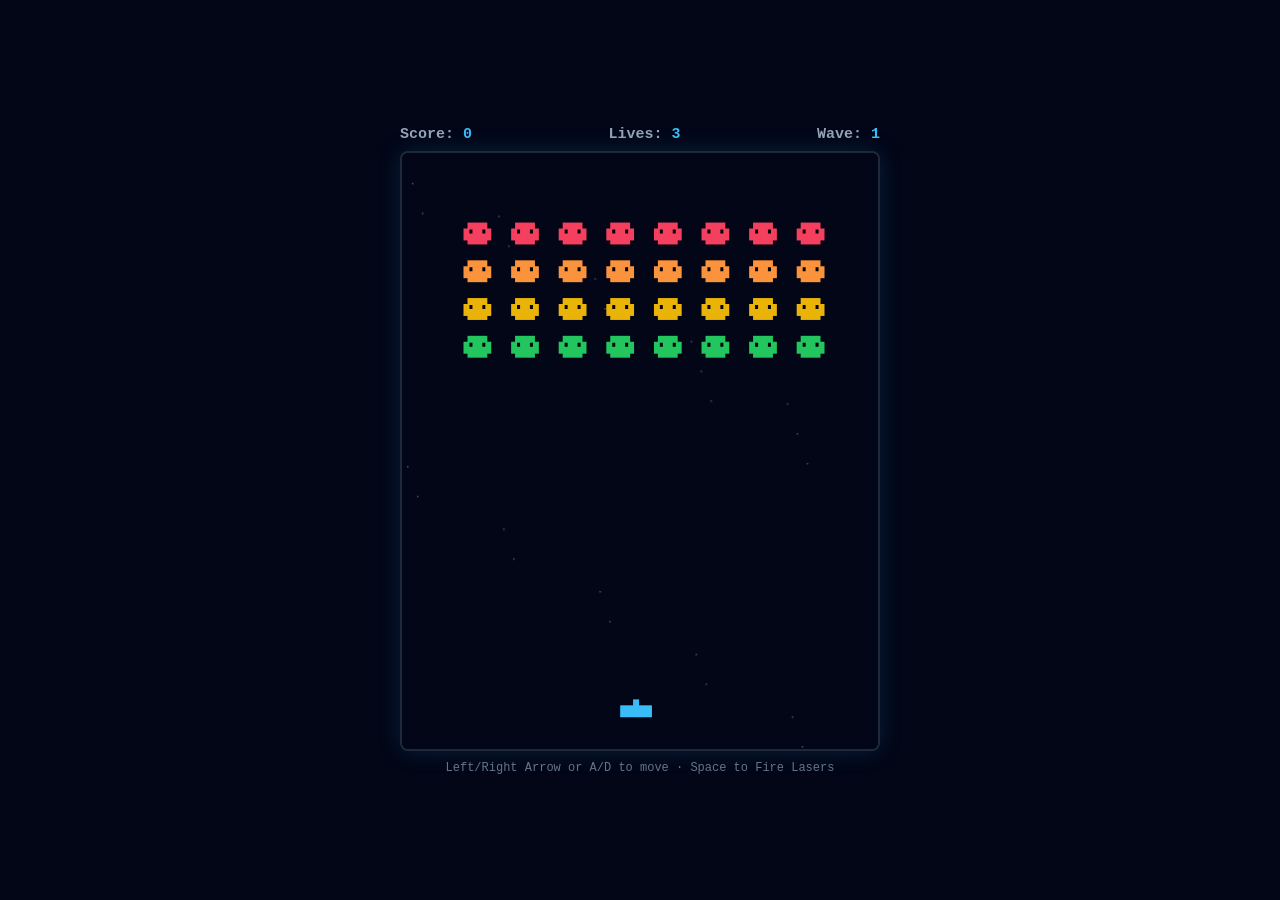
<file: public/games/space-invaders.html>
<!DOCTYPE html>
<html lang="en">
<head>
  <meta charset="UTF-8">
  <meta name="viewport" content="width=device-width, initial-scale=1.0, user-scalable=no">
  <title>Space Invaders Retro</title>
  <style>
    * { box-sizing: border-box; margin: 0; padding: 0; user-select: none; }
    body {
      background: #020617;
      color: #38bdf8;
      font-family: 'Courier New', Courier, monospace;
      display: flex;
      flex-direction: column;
      align-items: center;
      justify-content: center;
      min-height: 100vh;
      padding: 12px;
    }
    .hud {
      width: 100%;
      max-width: 480px;
      display: flex;
      justify-content: space-between;
      margin-bottom: 8px;
      font-size: 15px;
      font-weight: bold;
      color: #94a3b8;
    }
    .hud span { color: #38bdf8; }
    .screen {
      position: relative;
      width: 100%;
      max-width: 480px;
      aspect-ratio: 4/5;
      border: 2px solid #1e293b;
      box-shadow: 0 0 25px rgba(56, 189, 248, 0.15);
      border-radius: 8px;
      overflow: hidden;
      background: #000;
    }
    canvas { width: 100%; height: 100%; display: block; }
    .overlay {
      position: absolute;
      inset: 0;
      background: rgba(2, 6, 23, 0.9);
      display: flex;
      flex-direction: column;
      align-items: center;
      justify-content: center;
      gap: 16px;
      opacity: 0;
      pointer-events: none;
      transition: opacity 0.2s;
    }
    .overlay.active { opacity: 1; pointer-events: auto; }
    .btn {
      background: #38bdf8;
      color: #020617;
      border: none;
      padding: 10px 24px;
      font-family: inherit;
      font-size: 15px;
      font-weight: bold;
      border-radius: 4px;
      cursor: pointer;
    }
    .btn:hover { background: #7dd3fc; }
    .hint { margin-top: 10px; font-size: 12px; color: #64748b; }
  </style>
</head>
<body>
  <div class="hud">
    <div>Score: <span id="score">0</span></div>
    <div>Lives: <span id="lives">3</span></div>
    <div>Wave: <span id="wave">1</span></div>
  </div>

  <div class="screen">
    <canvas id="canvas" width="480" height="600"></canvas>
    <div class="overlay" id="overlay">
      <h2 id="overlay-msg" style="color: #ef4444; font-size: 26px;">DEFENSE COMPROMISED</h2>
      <button class="btn" id="start-btn">REDEPLOY</button>
    </div>
  </div>

  <div class="hint">Left/Right Arrow or A/D to move · Space to Fire Lasers</div>

  <script>
    const canvas = document.getElementById('canvas');
    const ctx = canvas.getContext('2d');
    const scoreEl = document.getElementById('score');
    const livesEl = document.getElementById('lives');
    const waveEl = document.getElementById('wave');
    const overlay = document.getElementById('overlay');
    const overlayMsg = document.getElementById('overlay-msg');
    const startBtn = document.getElementById('start-btn');

    let player = { x: 220, y: 550, w: 32, h: 18, speed: 5 };
    let bullets = [];
    let alienBullets = [];
    let aliens = [];
    let alienDir = 1;
    let alienStepDown = false;
    let alienMoveTimer = 0;
    let alienMoveInterval = 40;
    let score = 0;
    let lives = 3;
    let wave = 1;
    let isGameOver = false;
    let keys = {};

    const audioCtx = new (window.AudioContext || window.webkitAudioContext)();
    function sfx(freq, dur = 0.06, type = 'square') {
      try {
        if (audioCtx.state === 'suspended') audioCtx.resume();
        const o = audioCtx.createOscillator();
        const g = audioCtx.createGain();
        o.type = type;
        o.frequency.setValueAtTime(freq, audioCtx.currentTime);
        g.gain.setValueAtTime(0.06, audioCtx.currentTime);
        g.gain.exponentialRampToValueAtTime(0.001, audioCtx.currentTime + dur);
        o.connect(g);
        g.connect(audioCtx.destination);
        o.start();
        o.stop(audioCtx.currentTime + dur);
      } catch (e) {}
    }

    function createAliens() {
      aliens = [];
      const rows = 4;
      const cols = 8;
      const colors = ['#f43f5e', '#fb923c', '#eab308', '#22c55e'];
      for (let r = 0; r < rows; r++) {
        for (let c = 0; c < cols; c++) {
          aliens.push({
            x: 50 + c * 48,
            y: 70 + r * 38,
            w: 28,
            h: 22,
            color: colors[r],
            points: (rows - r) * 10
          });
        }
      }
      alienDir = 1;
      alienMoveInterval = Math.max(12, 40 - (wave - 1) * 5);
    }

    function reset() {
      score = 0;
      lives = 3;
      wave = 1;
      isGameOver = false;
      scoreEl.textContent = '0';
      livesEl.textContent = '3';
      waveEl.textContent = '1';
      bullets = [];
      alienBullets = [];
      overlay.classList.remove('active');
      createAliens();
    }

    function fire() {
      if (bullets.length < 2 && !isGameOver) {
        bullets.push({ x: player.x + player.w / 2 - 2, y: player.y - 6, w: 4, h: 10 });
        sfx(880, 0.05);
      }
    }

    window.addEventListener('keydown', e => {
      keys[e.code] = true;
      if (e.code === 'Space') {
        e.preventDefault();
        fire();
      }
    });
    window.addEventListener('keyup', e => { keys[e.code] = false; });

    function update() {
      if (isGameOver) return;

      // Player move
      if (keys['ArrowLeft'] || keys['KeyA']) {
        player.x = Math.max(10, player.x - player.speed);
      }
      if (keys['ArrowRight'] || keys['KeyD']) {
        player.x = Math.min(canvas.width - player.w - 10, player.x + player.speed);
      }

      // Bullets
      for (let i = bullets.length - 1; i >= 0; i--) {
        const b = bullets[i];
        b.y -= 8;
        if (b.y < 0) {
          bullets.splice(i, 1);
          continue;
        }

        // Check hit alien
        for (let j = aliens.length - 1; j >= 0; j--) {
          const a = aliens[j];
          if (b.x + b.w >= a.x && b.x <= a.x + a.w && b.y <= a.y + a.h && b.y + b.h >= a.y) {
            score += a.points;
            scoreEl.textContent = score;
            sfx(320, 0.1, 'sawtooth');
            aliens.splice(j, 1);
            bullets.splice(i, 1);
            break;
          }
        }
      }

      // Wave clear
      if (aliens.length === 0) {
        wave++;
        waveEl.textContent = wave;
        sfx(700, 0.2, 'sine');
        createAliens();
      }

      // Alien Movement
      alienMoveTimer++;
      if (alienMoveTimer >= alienMoveInterval) {
        alienMoveTimer = 0;
        let changeDir = false;

        aliens.forEach(a => {
          if ((alienDir === 1 && a.x + a.w >= canvas.width - 20) || (alienDir === -1 && a.x <= 20)) {
            changeDir = true;
          }
        });

        if (changeDir) {
          alienDir *= -1;
          aliens.forEach(a => {
            a.y += 18;
            if (a.y + a.h >= player.y) {
              isGameOver = true;
              overlayMsg.textContent = 'INVASION SUCCESSFUL';
              overlay.classList.add('active');
            }
          });
        } else {
          aliens.forEach(a => { a.x += alienDir * 12; });
        }

        // Alien random shot
        if (Math.random() < 0.35 && aliens.length > 0) {
          const shooter = aliens[Math.floor(Math.random() * aliens.length)];
          alienBullets.push({ x: shooter.x + shooter.w / 2, y: shooter.y + shooter.h, w: 3, h: 8 });
        }
      }

      // Alien bullets
      for (let i = alienBullets.length - 1; i >= 0; i--) {
        const ab = alienBullets[i];
        ab.y += 4.5;
        if (ab.y > canvas.height) {
          alienBullets.splice(i, 1);
          continue;
        }

        // Hit player
        if (ab.x >= player.x && ab.x <= player.x + player.w && ab.y >= player.y && ab.y <= player.y + player.h) {
          alienBullets.splice(i, 1);
          lives--;
          livesEl.textContent = lives;
          sfx(120, 0.25, 'sawtooth');
          if (lives <= 0) {
            isGameOver = true;
            overlayMsg.textContent = 'GAME OVER';
            overlay.classList.add('active');
          }
        }
      }

      draw();
      requestAnimationFrame(update);
    }

    function draw() {
      ctx.fillStyle = '#020617';
      ctx.fillRect(0, 0, canvas.width, canvas.height);

      // Starfield
      ctx.fillStyle = '#475569';
      for (let i = 0; i < 25; i++) {
        const sx = (i * 97) % canvas.width;
        const sy = (i * 63 + score) % canvas.height;
        ctx.fillRect(sx, sy, 1.5, 1.5);
      }

      // Player cannon
      ctx.fillStyle = '#38bdf8';
      ctx.fillRect(player.x, player.y + 6, player.w, player.h - 6);
      ctx.fillRect(player.x + player.w / 2 - 3, player.y, 6, 8);

      // Player bullets
      ctx.fillStyle = '#fde047';
      bullets.forEach(b => ctx.fillRect(b.x, b.y, b.w, b.h));

      // Alien bullets
      ctx.fillStyle = '#f43f5e';
      alienBullets.forEach(ab => ctx.fillRect(ab.x, ab.y, ab.w, ab.h));

      // Aliens
      aliens.forEach(a => {
        ctx.fillStyle = a.color;
        ctx.fillRect(a.x + 4, a.y, a.w - 8, a.h);
        ctx.fillRect(a.x, a.y + 6, a.w, a.h - 10);
        // Eyes
        ctx.fillStyle = '#000';
        ctx.fillRect(a.x + 6, a.y + 7, 3, 4);
        ctx.fillRect(a.x + a.w - 9, a.y + 7, 3, 4);
      });
    }

    startBtn.addEventListener('click', () => { reset(); update(); });

    reset();
    update();
  </script>
</body>
</html>
</file>
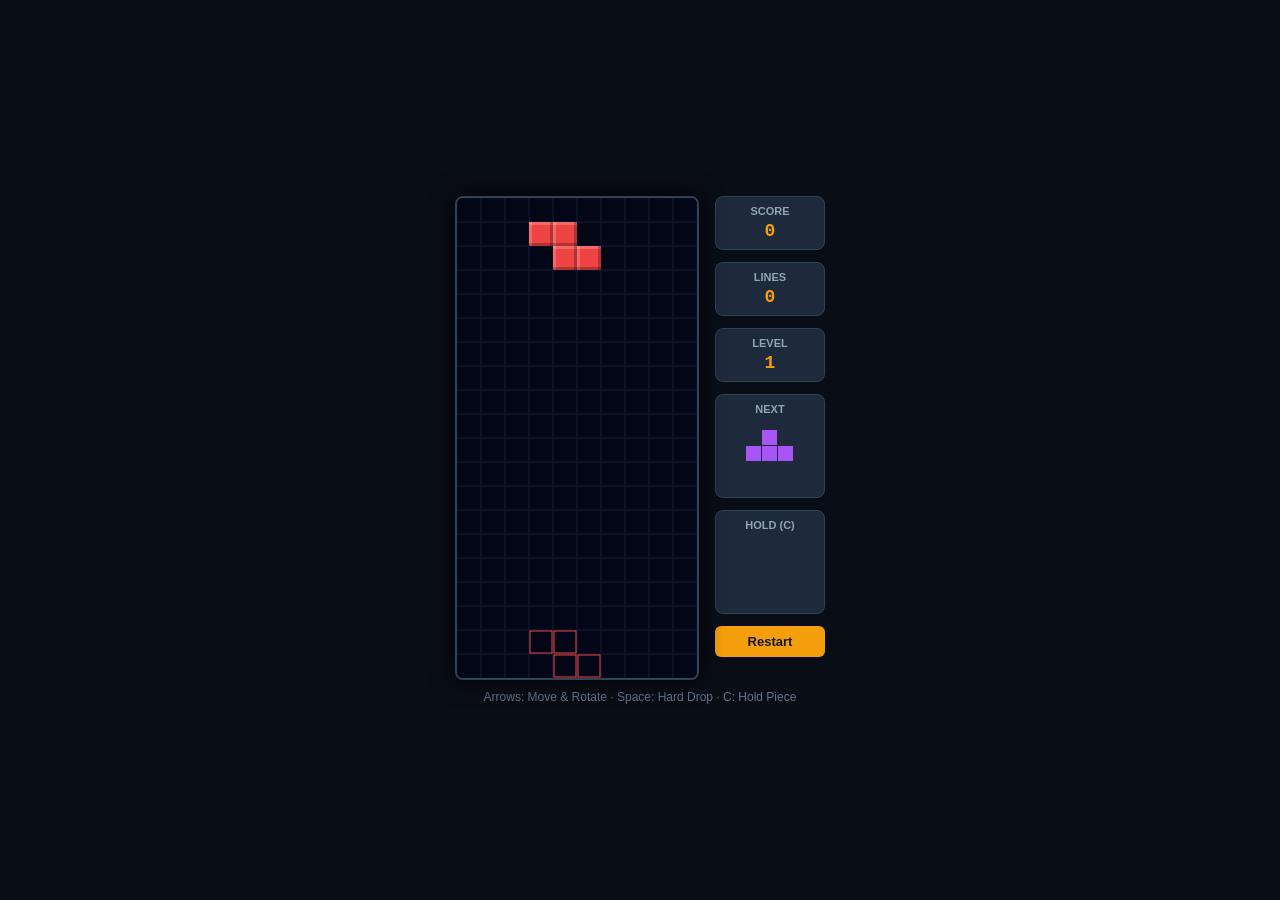
<file: public/games/tetris.html>
<!DOCTYPE html>
<html lang="en">
<head>
  <meta charset="UTF-8">
  <meta name="viewport" content="width=device-width, initial-scale=1.0, user-scalable=no">
  <title>Tetris Arcade</title>
  <style>
    * { box-sizing: border-box; margin: 0; padding: 0; user-select: none; }
    body {
      background: #090d16;
      color: #f8fafc;
      font-family: -apple-system, BlinkMacSystemFont, "Segoe UI", Roboto, sans-serif;
      display: flex;
      flex-direction: column;
      align-items: center;
      justify-content: center;
      min-height: 100vh;
      padding: 12px;
    }
    .game-layout {
      display: flex;
      gap: 16px;
      align-items: flex-start;
      max-width: 500px;
      width: 100%;
      justify-content: center;
    }
    .board-container {
      position: relative;
      border: 2px solid #334155;
      background: #020617;
      border-radius: 8px;
      box-shadow: 0 0 25px rgba(0,0,0,0.8);
      overflow: hidden;
    }
    canvas#board {
      display: block;
    }
    .side-panel {
      display: flex;
      flex-direction: column;
      gap: 12px;
      width: 110px;
    }
    .panel-box {
      background: #1e293b;
      border: 1px solid #334155;
      border-radius: 8px;
      padding: 8px;
      text-align: center;
    }
    .panel-title {
      font-size: 11px;
      text-transform: uppercase;
      font-weight: 700;
      color: #94a3b8;
      margin-bottom: 4px;
    }
    .panel-val {
      font-size: 18px;
      font-weight: 800;
      color: #f59e0b;
      font-family: 'Courier New', Courier, monospace;
    }
    .preview-canvas {
      display: block;
      margin: 0 auto;
    }
    .btn {
      background: #f59e0b;
      color: #0f172a;
      border: none;
      padding: 8px;
      font-size: 13px;
      font-weight: 700;
      border-radius: 6px;
      cursor: pointer;
      width: 100%;
    }
    .btn:hover { background: #d97706; }
    .hint {
      margin-top: 10px;
      font-size: 12px;
      color: #64748b;
      text-align: center;
    }
    .overlay {
      position: absolute;
      inset: 0;
      background: rgba(2, 6, 23, 0.88);
      display: flex;
      flex-direction: column;
      align-items: center;
      justify-content: center;
      gap: 12px;
      opacity: 0;
      pointer-events: none;
      transition: opacity 0.2s;
    }
    .overlay.active {
      opacity: 1;
      pointer-events: auto;
    }
  </style>
</head>
<body>
  <div class="game-layout">
    <div class="board-container">
      <canvas id="board" width="240" height="480"></canvas>
      <div class="overlay" id="overlay">
        <h2 id="overlay-msg" style="color: #ef4444; font-size: 24px; font-weight: 800;">GAME OVER</h2>
        <button class="btn" id="restart-btn" style="width: auto; padding: 8px 18px;">PLAY AGAIN</button>
      </div>
    </div>

    <div class="side-panel">
      <div class="panel-box">
        <div class="panel-title">Score</div>
        <div class="panel-val" id="score">0</div>
      </div>
      <div class="panel-box">
        <div class="panel-title">Lines</div>
        <div class="panel-val" id="lines">0</div>
      </div>
      <div class="panel-box">
        <div class="panel-title">Level</div>
        <div class="panel-val" id="level">1</div>
      </div>
      <div class="panel-box">
        <div class="panel-title">Next</div>
        <canvas id="next" width="80" height="70" class="preview-canvas"></canvas>
      </div>
      <div class="panel-box">
        <div class="panel-title">Hold (C)</div>
        <canvas id="hold" width="80" height="70" class="preview-canvas"></canvas>
      </div>
      <button class="btn" id="side-restart">Restart</button>
    </div>
  </div>

  <div class="hint">Arrows: Move & Rotate · Space: Hard Drop · C: Hold Piece</div>

  <script>
    const COLS = 10;
    const ROWS = 20;
    const BLOCK = 24;
    const canvas = document.getElementById('board');
    const ctx = canvas.getContext('2d');
    const nextCanvas = document.getElementById('next');
    const nextCtx = nextCanvas.getContext('2d');
    const holdCanvas = document.getElementById('hold');
    const holdCtx = holdCanvas.getContext('2d');

    const scoreEl = document.getElementById('score');
    const linesEl = document.getElementById('lines');
    const levelEl = document.getElementById('level');
    const overlay = document.getElementById('overlay');
    const restartBtn = document.getElementById('restart-btn');
    const sideRestart = document.getElementById('side-restart');

    const SHAPES = {
      I: [[0,0,0,0],[1,1,1,1],[0,0,0,0],[0,0,0,0]],
      J: [[1,0,0],[1,1,1],[0,0,0]],
      L: [[0,0,1],[1,1,1],[0,0,0]],
      O: [[1,1],[1,1]],
      S: [[0,1,1],[1,1,0],[0,0,0]],
      T: [[0,1,0],[1,1,1],[0,0,0]],
      Z: [[1,1,0],[0,1,1],[0,0,0]]
    };

    const COLORS = {
      I: '#06b6d4',
      J: '#3b82f6',
      L: '#f97316',
      O: '#eab308',
      S: '#22c55e',
      T: '#a855f7',
      Z: '#ef4444'
    };

    let board = [];
    let currentPiece = null;
    let nextPieceType = null;
    let holdPieceType = null;
    let canHold = true;
    let score = 0;
    let lines = 0;
    let level = 1;
    let dropCounter = 0;
    let dropInterval = 800;
    let lastTime = 0;
    let isGameOver = false;

    function createPiece(type) {
      return {
        type: type,
        matrix: SHAPES[type].map(row => [...row]),
        color: COLORS[type],
        x: Math.floor((COLS - SHAPES[type][0].length) / 2),
        y: 0
      };
    }

    function randomType() {
      const types = ['I','J','L','O','S','T','Z'];
      return types[Math.floor(Math.random() * types.length)];
    }

    function reset() {
      board = Array(ROWS).fill(null).map(() => Array(COLS).fill(0));
      score = 0;
      lines = 0;
      level = 1;
      dropInterval = 800;
      isGameOver = false;
      overlay.classList.remove('active');
      scoreEl.textContent = '0';
      linesEl.textContent = '0';
      levelEl.textContent = '1';
      nextPieceType = randomType();
      holdPieceType = null;
      canHold = true;
      spawn();
      drawPreview(holdCtx, null);
      lastTime = performance.now();
      requestAnimationFrame(gameLoop);
    }

    function spawn() {
      currentPiece = createPiece(nextPieceType);
      nextPieceType = randomType();
      drawPreview(nextCtx, nextPieceType);
      canHold = true;

      if (collide(board, currentPiece)) {
        isGameOver = true;
        overlay.classList.add('active');
      }
    }

    function collide(board, piece) {
      const { matrix, x, y } = piece;
      for (let r = 0; r < matrix.length; r++) {
        for (let c = 0; c < matrix[r].length; c++) {
          if (matrix[r][c] !== 0) {
            const bx = x + c;
            const by = y + r;
            if (bx < 0 || bx >= COLS || by >= ROWS) return true;
            if (by >= 0 && board[by][bx] !== 0) return true;
          }
        }
      }
      return false;
    }

    function rotate(matrix) {
      const N = matrix.length;
      const res = matrix.map((row, i) =>
        row.map((val, j) => matrix[N - 1 - j][i])
      );
      return res;
    }

    function playerRotate() {
      const orig = currentPiece.matrix;
      const rotated = rotate(orig);
      currentPiece.matrix = rotated;
      // Simple wall kick
      let offset = 0;
      while (collide(board, currentPiece)) {
        offset = (offset > 0) ? -(offset + 1) : -(offset - 1);
        currentPiece.x += offset;
        if (Math.abs(offset) > currentPiece.matrix[0].length) {
          currentPiece.matrix = orig;
          currentPiece.x -= offset;
          return;
        }
      }
    }

    function merge(board, piece) {
      piece.matrix.forEach((row, r) => {
        row.forEach((val, c) => {
          if (val !== 0) {
            board[piece.y + r][piece.x + c] = piece.color;
          }
        });
      });
    }

    function clearLines() {
      let linesCleared = 0;
      outer: for (let r = ROWS - 1; r >= 0; r--) {
        for (let c = 0; c < COLS; c++) {
          if (board[r][c] === 0) continue outer;
        }
        const row = board.splice(r, 1)[0].fill(0);
        board.unshift(row);
        linesCleared++;
        r++;
      }

      if (linesCleared > 0) {
        const lineScores = [0, 100, 300, 500, 800];
        score += (lineScores[linesCleared] || 1000) * level;
        lines += linesCleared;
        level = Math.floor(lines / 10) + 1;
        dropInterval = Math.max(100, 800 - (level - 1) * 65);

        scoreEl.textContent = score;
        linesEl.textContent = lines;
        levelEl.textContent = level;
      }
    }

    function drop() {
      currentPiece.y++;
      if (collide(board, currentPiece)) {
        currentPiece.y--;
        merge(board, currentPiece);
        clearLines();
        spawn();
      }
      dropCounter = 0;
    }

    function hardDrop() {
      while (!collide(board, currentPiece)) {
        currentPiece.y++;
      }
      currentPiece.y--;
      merge(board, currentPiece);
      clearLines();
      spawn();
    }

    function hold() {
      if (!canHold) return;
      if (!holdPieceType) {
        holdPieceType = currentPiece.type;
        spawn();
      } else {
        const temp = holdPieceType;
        holdPieceType = currentPiece.type;
        currentPiece = createPiece(temp);
      }
      canHold = false;
      drawPreview(holdCtx, holdPieceType);
    }

    function drawBlock(ctx, x, y, color, isGhost = false) {
      if (isGhost) {
        ctx.strokeStyle = color;
        ctx.lineWidth = 1;
        ctx.strokeRect(x * BLOCK + 1, y * BLOCK + 1, BLOCK - 2, BLOCK - 2);
      } else {
        ctx.fillStyle = color;
        ctx.fillRect(x * BLOCK, y * BLOCK, BLOCK, BLOCK);
        ctx.fillStyle = 'rgba(255,255,255,0.2)';
        ctx.fillRect(x * BLOCK, y * BLOCK, BLOCK, 3);
        ctx.fillRect(x * BLOCK, y * BLOCK, 3, BLOCK);
        ctx.fillStyle = 'rgba(0,0,0,0.25)';
        ctx.fillRect(x * BLOCK, y * BLOCK + BLOCK - 3, BLOCK, 3);
        ctx.fillRect(x * BLOCK + BLOCK - 3, y * BLOCK, 3, BLOCK);
      }
    }

    function drawPreview(ctx, type) {
      ctx.clearRect(0, 0, 80, 70);
      if (!type) return;
      const matrix = SHAPES[type];
      const color = COLORS[type];
      const size = 16;
      const offsetX = (80 - matrix[0].length * size) / 2;
      const offsetY = (70 - matrix.length * size) / 2;
      matrix.forEach((row, r) => {
        row.forEach((val, c) => {
          if (val) {
            ctx.fillStyle = color;
            ctx.fillRect(offsetX + c * size, offsetY + r * size, size - 1, size - 1);
          }
        });
      });
    }

    function draw() {
      ctx.fillStyle = '#020617';
      ctx.fillRect(0, 0, canvas.width, canvas.height);

      // Grid lines
      ctx.strokeStyle = '#0f172a';
      ctx.lineWidth = 1;
      for (let r = 0; r < ROWS; r++) {
        for (let c = 0; c < COLS; c++) {
          ctx.strokeRect(c * BLOCK, r * BLOCK, BLOCK, BLOCK);
        }
      }

      // Placed blocks
      for (let r = 0; r < ROWS; r++) {
        for (let c = 0; c < COLS; c++) {
          if (board[r][c] !== 0) {
            drawBlock(ctx, c, r, board[r][c]);
          }
        }
      }

      if (currentPiece) {
        // Ghost piece
        let ghostY = currentPiece.y;
        while (!collide(board, { ...currentPiece, y: ghostY + 1 })) {
          ghostY++;
        }
        currentPiece.matrix.forEach((row, r) => {
          row.forEach((val, c) => {
            if (val) {
              drawBlock(ctx, currentPiece.x + c, ghostY + r, currentPiece.color, true);
            }
          });
        });

        // Active piece
        currentPiece.matrix.forEach((row, r) => {
          row.forEach((val, c) => {
            if (val) {
              drawBlock(ctx, currentPiece.x + c, currentPiece.y + r, currentPiece.color);
            }
          });
        });
      }
    }

    function gameLoop(time = 0) {
      const dt = time - lastTime;
      lastTime = time;

      if (!isGameOver) {
        dropCounter += dt;
        if (dropCounter > dropInterval) {
          drop();
        }
        draw();
        requestAnimationFrame(gameLoop);
      }
    }

    window.addEventListener('keydown', e => {
      if (isGameOver) return;
      if (e.code === 'ArrowLeft' || e.code === 'KeyA') {
        currentPiece.x--;
        if (collide(board, currentPiece)) currentPiece.x++;
      } else if (e.code === 'ArrowRight' || e.code === 'KeyD') {
        currentPiece.x++;
        if (collide(board, currentPiece)) currentPiece.x--;
      } else if (e.code === 'ArrowDown' || e.code === 'KeyS') {
        drop();
      } else if (e.code === 'ArrowUp' || e.code === 'KeyW') {
        playerRotate();
      } else if (e.code === 'Space') {
        e.preventDefault();
        hardDrop();
      } else if (e.code === 'KeyC') {
        hold();
      }
      draw();
    });

    restartBtn.addEventListener('click', reset);
    sideRestart.addEventListener('click', reset);

    reset();
  </script>
</body>
</html>
</file>
